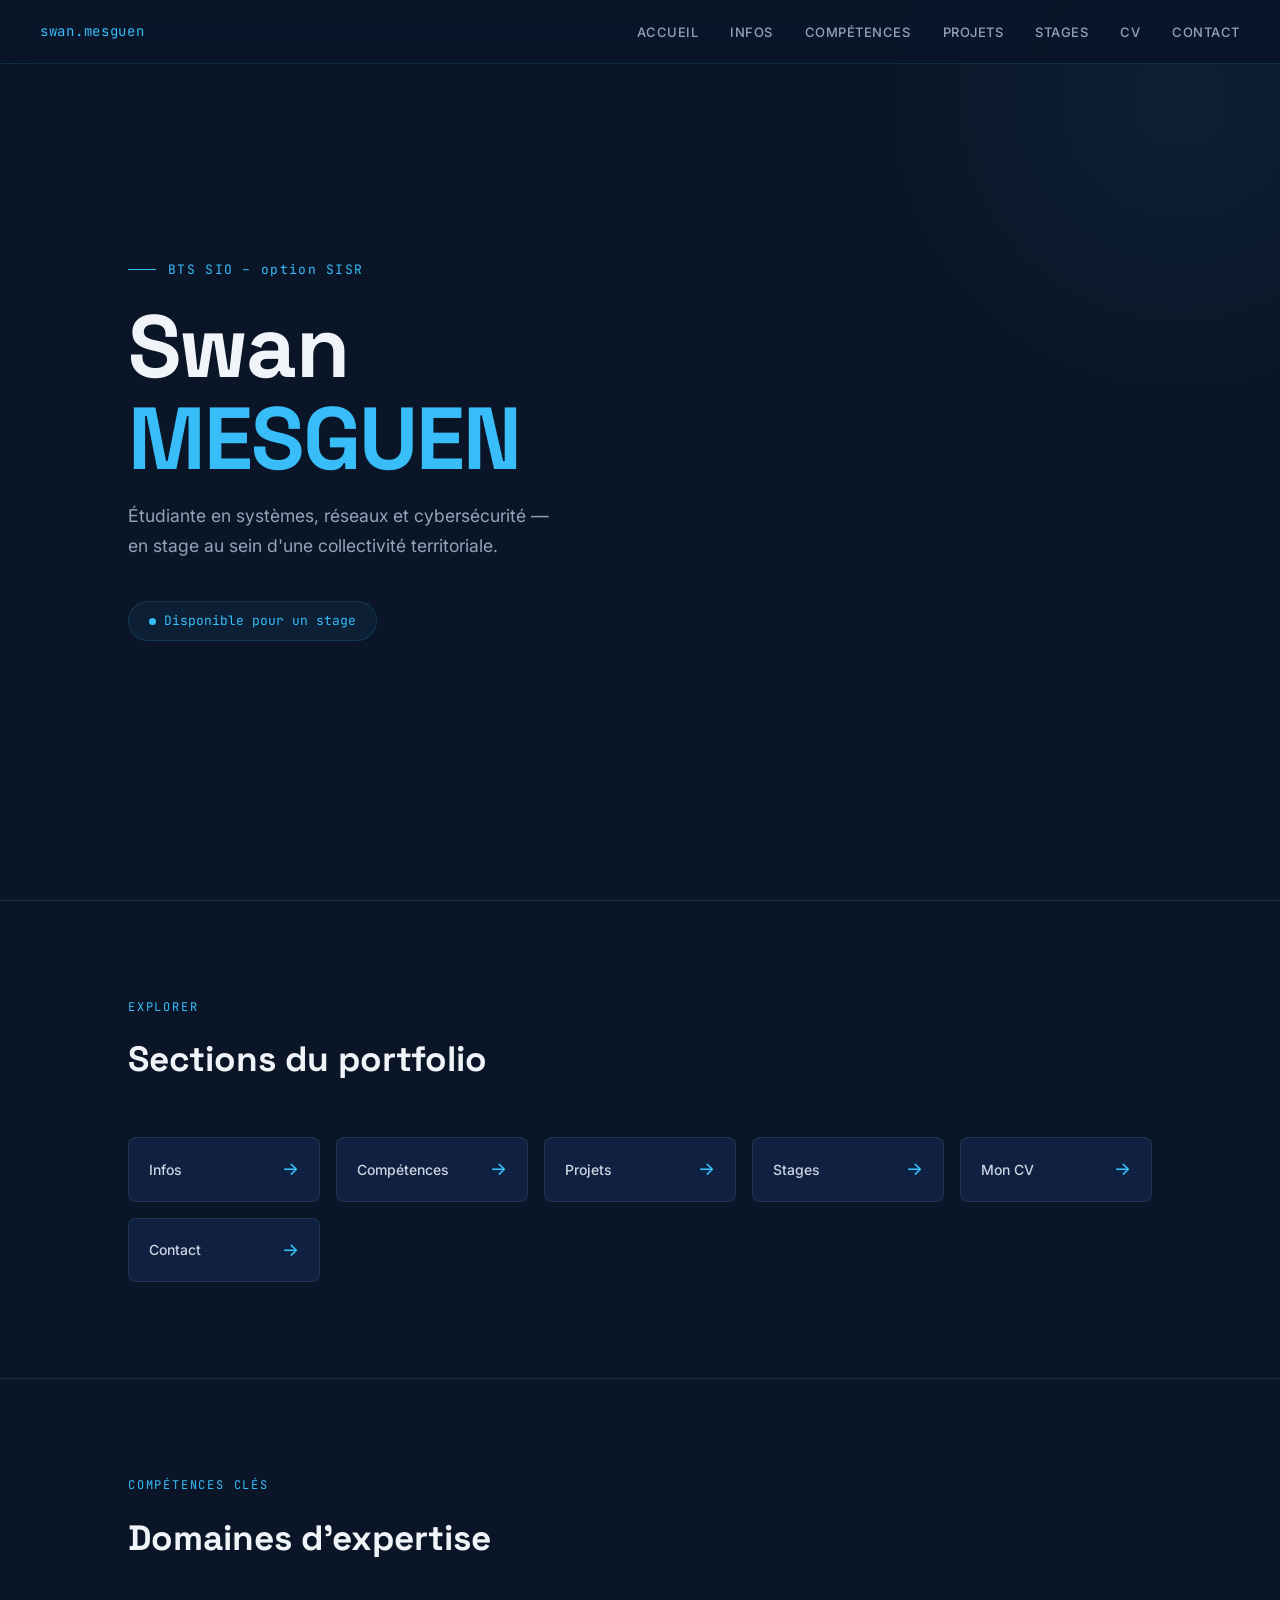
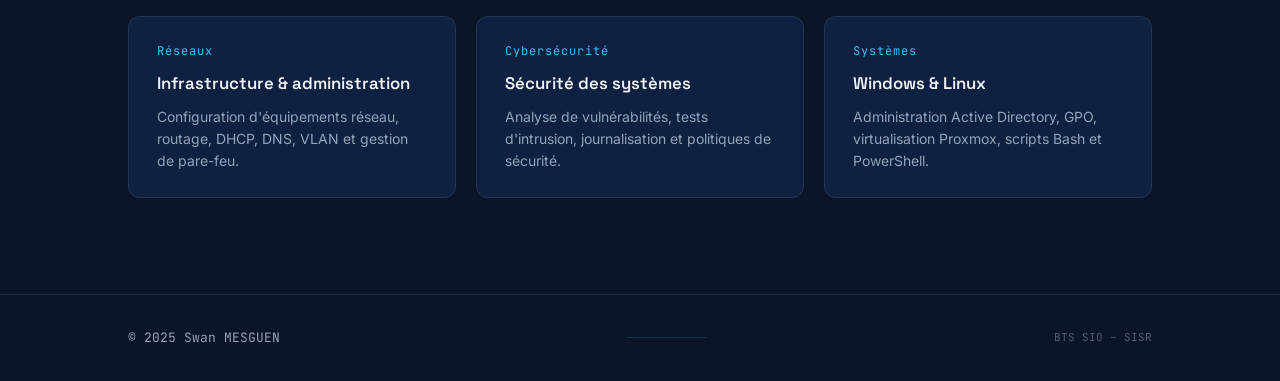
<file: index.html>
<!DOCTYPE html>
<html lang="fr">
<head>
  <meta charset="UTF-8">
  <meta name="viewport" content="width=device-width, initial-scale=1.0">
  <title>Portfolio – Swan MESGUEN</title>
  <link rel="preconnect" href="https://fonts.googleapis.com">
  <link rel="preconnect" href="https://fonts.gstatic.com" crossorigin>
  <link href="https://fonts.googleapis.com/css2?family=Inter:wght@300;400;500;600&family=Space+Grotesk:wght@400;500;700&family=JetBrains+Mono:wght@400;500&display=swap" rel="stylesheet">
  <style>
    *, *::before, *::after { box-sizing: border-box; margin: 0; padding: 0; }

    :root {
      --navy:        #0A1628;
      --navy-mid:    #0F2040;
      --navy-light:  #1A3050;
      --slate:       #94A3B8;
      --slate-light: #CBD5E1;
      --white:       #F0F4F8;
      --cyan:        #38BDF8;
      --cyan-dim:    #0EA5E9;
      --border:      rgba(56,189,248,0.15);
      --border-soft: rgba(148,163,184,0.15);
    }

    html { scroll-behavior: smooth; }

    body {
      font-family: 'Inter', sans-serif;
      background: var(--navy);
      color: var(--slate-light);
      font-size: 16px;
      line-height: 1.7;
    }

    /* ── NAV ── */
    .nav {
      position: fixed;
      top: 0; left: 0; right: 0;
      z-index: 100;
      background: rgba(10,22,40,0.85);
      backdrop-filter: blur(12px);
      border-bottom: 1px solid var(--border);
      padding: 0 2.5rem;
      display: flex;
      align-items: center;
      justify-content: space-between;
      height: 64px;
    }

    .nav__logo {
      font-family: 'JetBrains Mono', monospace;
      font-size: 14px;
      color: var(--cyan);
      letter-spacing: 0.05em;
    }

    .nav__list {
      list-style: none;
      display: flex;
      gap: 2rem;
    }

    .nav__list a {
      text-decoration: none;
      font-size: 13px;
      font-weight: 500;
      color: var(--slate);
      letter-spacing: 0.04em;
      text-transform: uppercase;
      position: relative;
      padding-bottom: 2px;
      transition: color 0.2s;
    }

    .nav__list a::after {
      content: '';
      position: absolute;
      bottom: 0; left: 0;
      width: 0; height: 1px;
      background: var(--cyan);
      transition: width 0.25s ease;
    }

    .nav__list a:hover { color: var(--white); }
    .nav__list a:hover::after { width: 100%; }

    /* ── HERO ── */
    .hero {
      min-height: 100vh;
      display: flex;
      align-items: center;
      padding: 0 10vw;
      position: relative;
      overflow: hidden;
    }

    .hero::before {
      content: '';
      position: absolute;
      top: -200px; right: -200px;
      width: 600px; height: 600px;
      background: radial-gradient(circle, rgba(56,189,248,0.06) 0%, transparent 70%);
      pointer-events: none;
    }

    .hero__tag {
      font-family: 'JetBrains Mono', monospace;
      font-size: 13px;
      color: var(--cyan);
      letter-spacing: 0.1em;
      margin-bottom: 1.25rem;
      display: flex;
      align-items: center;
      gap: 0.75rem;
    }

    .hero__tag::before {
      content: '';
      display: inline-block;
      width: 28px; height: 1px;
      background: var(--cyan);
    }

    .hero__name {
      font-family: 'Space Grotesk', sans-serif;
      font-size: clamp(3rem, 7vw, 5.5rem);
      font-weight: 700;
      color: var(--white);
      line-height: 1.05;
      letter-spacing: -0.02em;
      margin-bottom: 1rem;
    }

    .hero__name span {
      color: var(--cyan);
    }

    .hero__sub {
      font-size: 1.1rem;
      color: var(--slate);
      max-width: 440px;
      margin-bottom: 2.5rem;
    }

    .hero__badge {
      display: inline-flex;
      align-items: center;
      gap: 0.5rem;
      border: 1px solid var(--border);
      padding: 0.5rem 1.25rem;
      border-radius: 999px;
      font-size: 13px;
      font-family: 'JetBrains Mono', monospace;
      color: var(--cyan);
      background: rgba(56,189,248,0.06);
    }

    .hero__dot {
      width: 7px; height: 7px;
      border-radius: 50%;
      background: var(--cyan);
      animation: pulse 2s infinite;
    }

    @keyframes pulse {
      0%, 100% { opacity: 1; }
      50% { opacity: 0.3; }
    }

    /* ── SECTION BASE ── */
    .section {
      padding: 6rem 10vw;
      border-top: 1px solid var(--border-soft);
    }

    .section__eyebrow {
      font-family: 'JetBrains Mono', monospace;
      font-size: 12px;
      letter-spacing: 0.15em;
      text-transform: uppercase;
      color: var(--cyan);
      margin-bottom: 0.75rem;
    }

    .section__title {
      font-family: 'Space Grotesk', sans-serif;
      font-size: clamp(1.6rem, 3vw, 2.2rem);
      font-weight: 700;
      color: var(--white);
      margin-bottom: 3rem;
    }

    /* ── CARDS GRID ── */
    .cards {
      display: grid;
      grid-template-columns: repeat(auto-fit, minmax(260px, 1fr));
      gap: 1.25rem;
    }

    .card {
      background: var(--navy-mid);
      border: 1px solid var(--border-soft);
      border-radius: 12px;
      padding: 1.5rem 1.75rem;
      transition: border-color 0.2s, transform 0.2s;
    }

    .card:hover {
      border-color: var(--border);
      transform: translateY(-3px);
    }

    .card__label {
      font-size: 12px;
      font-family: 'JetBrains Mono', monospace;
      color: var(--cyan);
      letter-spacing: 0.08em;
      margin-bottom: 0.5rem;
    }

    .card__title {
      font-family: 'Space Grotesk', sans-serif;
      font-size: 1.05rem;
      font-weight: 600;
      color: var(--white);
      margin-bottom: 0.5rem;
    }

    .card__text {
      font-size: 14px;
      color: var(--slate);
      line-height: 1.6;
    }

    /* ── NAV LINKS ── */
    .nav-links {
      display: grid;
      grid-template-columns: repeat(auto-fit, minmax(180px, 1fr));
      gap: 1rem;
    }

    .nav-link {
      display: flex;
      align-items: center;
      justify-content: space-between;
      padding: 1rem 1.25rem;
      border: 1px solid var(--border-soft);
      border-radius: 8px;
      text-decoration: none;
      color: var(--slate-light);
      background: var(--navy-mid);
      font-size: 14px;
      font-weight: 500;
      transition: border-color 0.2s, color 0.2s, background 0.2s;
    }

    .nav-link:hover {
      border-color: var(--cyan);
      color: var(--white);
      background: var(--navy-light);
    }

    .nav-link__arrow {
      font-size: 18px;
      color: var(--cyan);
      transition: transform 0.2s;
    }

    .nav-link:hover .nav-link__arrow { transform: translateX(4px); }

    /* ── FOOTER ── */
    .footer {
      border-top: 1px solid var(--border-soft);
      padding: 2rem 10vw;
      display: flex;
      align-items: center;
      justify-content: space-between;
    }

    .footer__copy {
      font-size: 13px;
      font-family: 'JetBrains Mono', monospace;
      color: var(--slate);
    }

    .footer__line {
      height: 1px;
      width: 80px;
      background: var(--border);
    }

    @media (max-width: 640px) {
      .nav { padding: 0 1.25rem; }
      .nav__list { gap: 1rem; }
      .hero, .section { padding-left: 1.5rem; padding-right: 1.5rem; }
      .footer { flex-direction: column; gap: 1rem; text-align: center; }
    }
  </style>
</head>
<body>

  <!-- Navigation fixe -->
  <header class="nav">
    <div class="nav__logo">swan.mesguen</div>
    <nav>
      <ul class="nav__list">
        <li><a href="accueil.html">Accueil</a></li>
        <li><a href="infos.html">Infos</a></li>
        <li><a href="competences.html">Compétences</a></li>
        <li><a href="projets.html">Projets</a></li>
        <li><a href="index.stage.html">Stages</a></li>
        <li><a href="cv-swan.html">CV</a></li>
        <li><a href="contact.html">Contact</a></li>
      </ul>
    </nav>
  </header>

  <!-- Hero -->
  <section class="hero">
    <div>
      <p class="hero__tag">BTS SIO – option SISR</p>
      <h1 class="hero__name">Swan<br><span>MESGUEN</span></h1>
      <p class="hero__sub">Étudiante en systèmes, réseaux et cybersécurité — en stage au sein d'une collectivité territoriale.</p>
      <div class="hero__badge">
        <span class="hero__dot"></span>
        Disponible pour un stage
      </div>
    </div>
  </section>

  <!-- Navigation principale -->
  <section class="section">
    <p class="section__eyebrow">Explorer</p>
    <h2 class="section__title">Sections du portfolio</h2>
    <nav class="nav-links">
      <a href="infos.html" class="nav-link">Infos <span class="nav-link__arrow">→</span></a>
      <a href="competences.html" class="nav-link">Compétences <span class="nav-link__arrow">→</span></a>
      <a href="projets.html" class="nav-link">Projets <span class="nav-link__arrow">→</span></a>
      <a href="index.stage.html" class="nav-link">Stages <span class="nav-link__arrow">→</span></a>
      <a href="cv-swan.html" class="nav-link">Mon CV <span class="nav-link__arrow">→</span></a>
      <a href="contact.html" class="nav-link">Contact <span class="nav-link__arrow">→</span></a>
    </nav>
  </section>

  <!-- Points forts -->
  <section class="section">
    <p class="section__eyebrow">Compétences clés</p>
    <h2 class="section__title">Domaines d'expertise</h2>
    <div class="cards">
      <div class="card">
        <p class="card__label">Réseaux</p>
        <h3 class="card__title">Infrastructure & administration</h3>
        <p class="card__text">Configuration d'équipements réseau, routage, DHCP, DNS, VLAN et gestion de pare-feu.</p>
      </div>
      <div class="card">
        <p class="card__label">Cybersécurité</p>
        <h3 class="card__title">Sécurité des systèmes</h3>
        <p class="card__text">Analyse de vulnérabilités, tests d'intrusion, journalisation et politiques de sécurité.</p>
      </div>
      <div class="card">
        <p class="card__label">Systèmes</p>
        <h3 class="card__title">Windows & Linux</h3>
        <p class="card__text">Administration Active Directory, GPO, virtualisation Proxmox, scripts Bash et PowerShell.</p>
      </div>
    </div>
  </section>

  <!-- Footer -->
  <footer class="footer">
    <span class="footer__copy">© 2025 Swan MESGUEN</span>
    <div class="footer__line"></div>
    <span class="footer__copy" style="font-size:11px; opacity:.5;">BTS SIO – SISR</span>
  </footer>

</body>
</html>
</file>
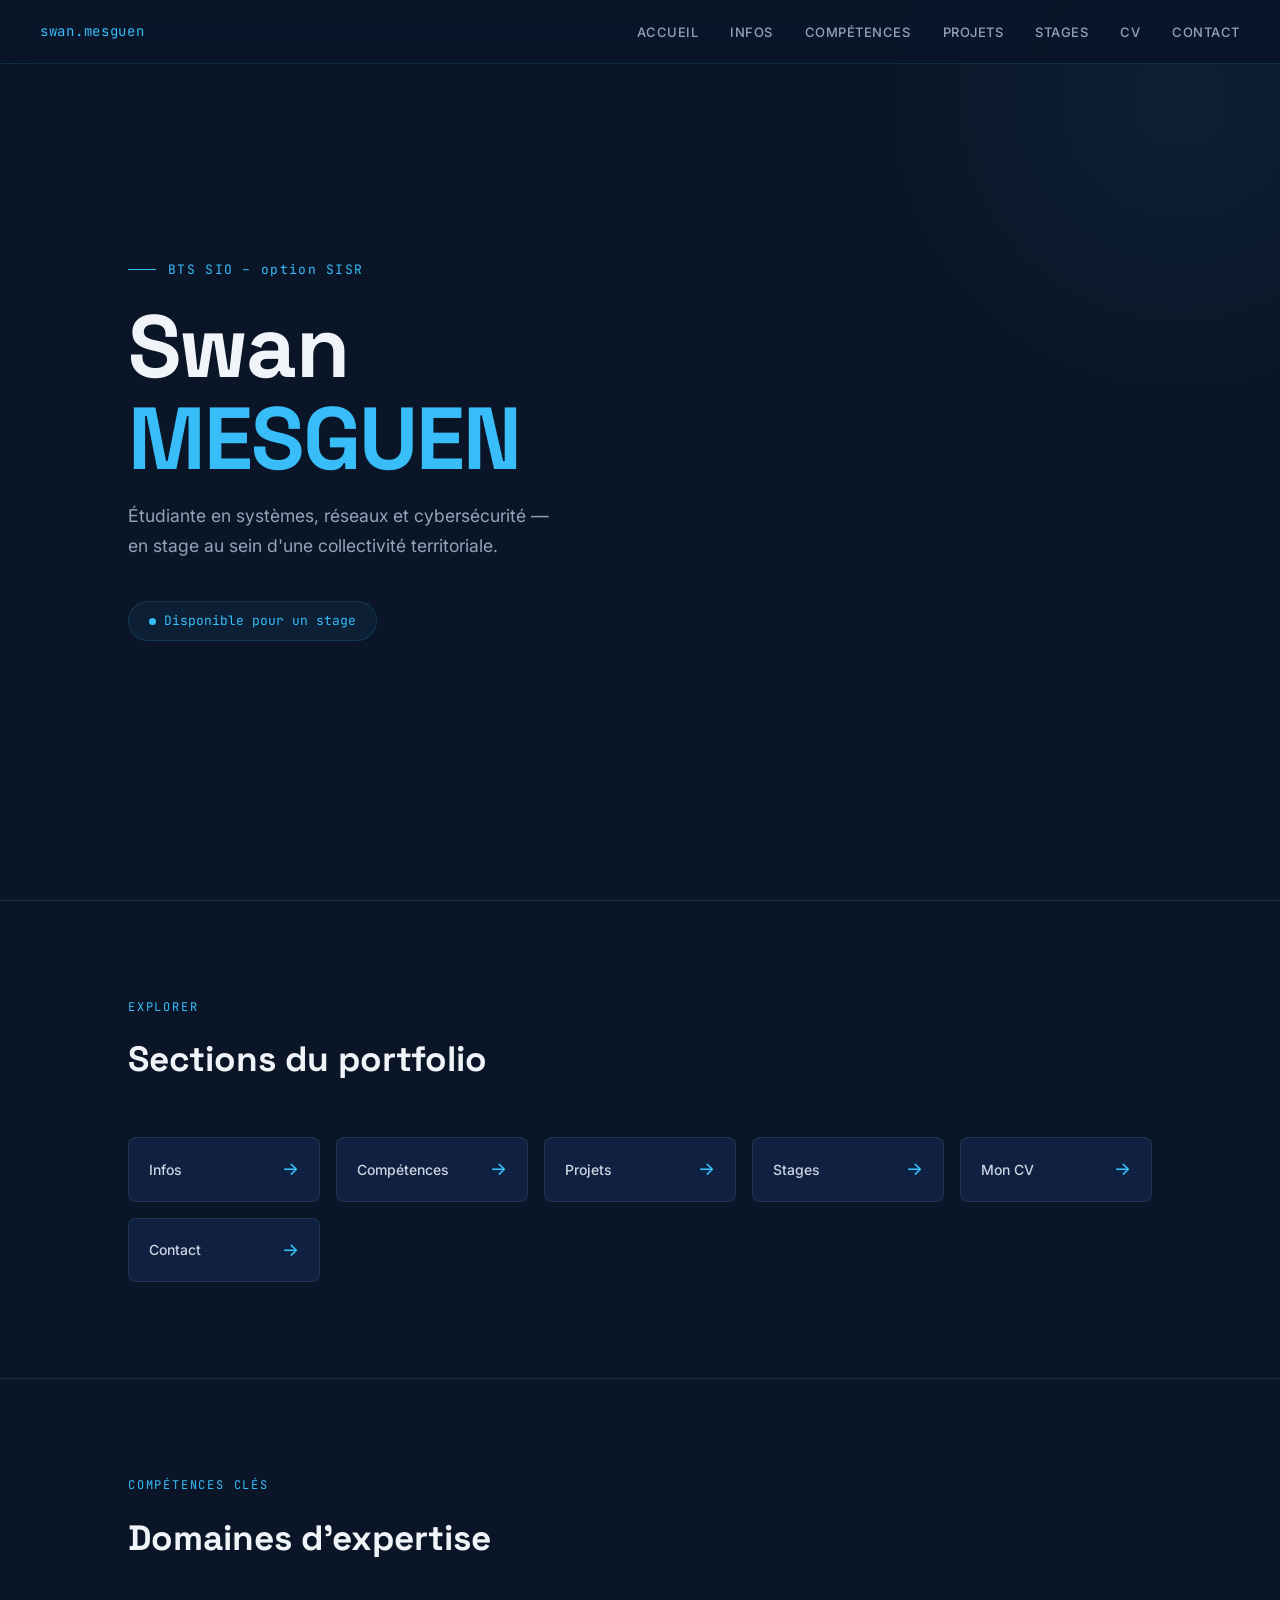
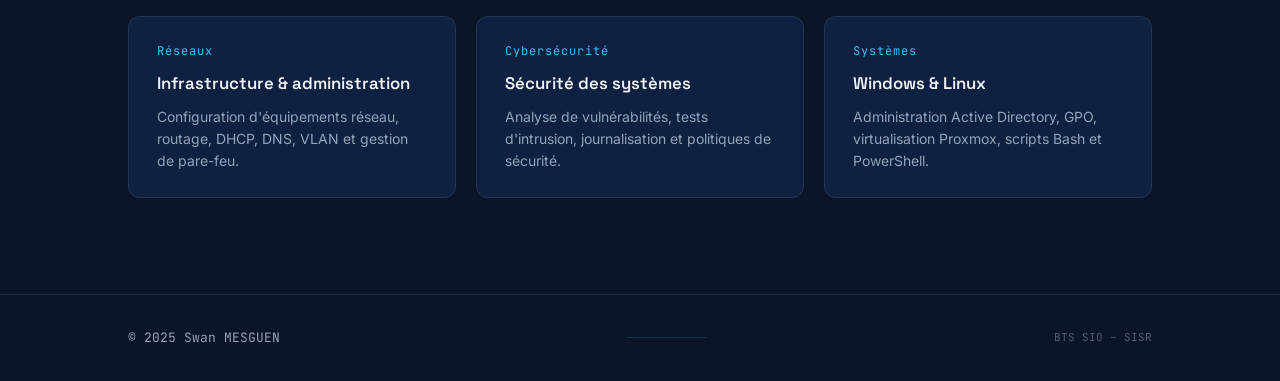
<file: accueil.html>
<!DOCTYPE html>
<html lang="fr">
<head>
  <meta charset="UTF-8">
  <meta name="viewport" content="width=device-width, initial-scale=1.0">
  <title>Portfolio – Swan MESGUEN</title>
  <link rel="preconnect" href="https://fonts.googleapis.com">
  <link rel="preconnect" href="https://fonts.gstatic.com" crossorigin>
  <link href="https://fonts.googleapis.com/css2?family=Inter:wght@300;400;500;600&family=Space+Grotesk:wght@400;500;700&family=JetBrains+Mono:wght@400;500&display=swap" rel="stylesheet">
  <style>
    *, *::before, *::after { box-sizing: border-box; margin: 0; padding: 0; }

    :root {
      --navy:        #0A1628;
      --navy-mid:    #0F2040;
      --navy-light:  #1A3050;
      --slate:       #94A3B8;
      --slate-light: #CBD5E1;
      --white:       #F0F4F8;
      --cyan:        #38BDF8;
      --cyan-dim:    #0EA5E9;
      --border:      rgba(56,189,248,0.15);
      --border-soft: rgba(148,163,184,0.15);
    }

    html { scroll-behavior: smooth; }

    body {
      font-family: 'Inter', sans-serif;
      background: var(--navy);
      color: var(--slate-light);
      font-size: 16px;
      line-height: 1.7;
    }

    /* ── NAV ── */
    .nav {
      position: fixed;
      top: 0; left: 0; right: 0;
      z-index: 100;
      background: rgba(10,22,40,0.85);
      backdrop-filter: blur(12px);
      border-bottom: 1px solid var(--border);
      padding: 0 2.5rem;
      display: flex;
      align-items: center;
      justify-content: space-between;
      height: 64px;
    }

    .nav__logo {
      font-family: 'JetBrains Mono', monospace;
      font-size: 14px;
      color: var(--cyan);
      letter-spacing: 0.05em;
    }

    .nav__list {
      list-style: none;
      display: flex;
      gap: 2rem;
    }

    .nav__list a {
      text-decoration: none;
      font-size: 13px;
      font-weight: 500;
      color: var(--slate);
      letter-spacing: 0.04em;
      text-transform: uppercase;
      position: relative;
      padding-bottom: 2px;
      transition: color 0.2s;
    }

    .nav__list a::after {
      content: '';
      position: absolute;
      bottom: 0; left: 0;
      width: 0; height: 1px;
      background: var(--cyan);
      transition: width 0.25s ease;
    }

    .nav__list a:hover { color: var(--white); }
    .nav__list a:hover::after { width: 100%; }

    /* ── HERO ── */
    .hero {
      min-height: 100vh;
      display: flex;
      align-items: center;
      padding: 0 10vw;
      position: relative;
      overflow: hidden;
    }

    .hero::before {
      content: '';
      position: absolute;
      top: -200px; right: -200px;
      width: 600px; height: 600px;
      background: radial-gradient(circle, rgba(56,189,248,0.06) 0%, transparent 70%);
      pointer-events: none;
    }

    .hero__tag {
      font-family: 'JetBrains Mono', monospace;
      font-size: 13px;
      color: var(--cyan);
      letter-spacing: 0.1em;
      margin-bottom: 1.25rem;
      display: flex;
      align-items: center;
      gap: 0.75rem;
    }

    .hero__tag::before {
      content: '';
      display: inline-block;
      width: 28px; height: 1px;
      background: var(--cyan);
    }

    .hero__name {
      font-family: 'Space Grotesk', sans-serif;
      font-size: clamp(3rem, 7vw, 5.5rem);
      font-weight: 700;
      color: var(--white);
      line-height: 1.05;
      letter-spacing: -0.02em;
      margin-bottom: 1rem;
    }

    .hero__name span {
      color: var(--cyan);
    }

    .hero__sub {
      font-size: 1.1rem;
      color: var(--slate);
      max-width: 440px;
      margin-bottom: 2.5rem;
    }

    .hero__badge {
      display: inline-flex;
      align-items: center;
      gap: 0.5rem;
      border: 1px solid var(--border);
      padding: 0.5rem 1.25rem;
      border-radius: 999px;
      font-size: 13px;
      font-family: 'JetBrains Mono', monospace;
      color: var(--cyan);
      background: rgba(56,189,248,0.06);
    }

    .hero__dot {
      width: 7px; height: 7px;
      border-radius: 50%;
      background: var(--cyan);
      animation: pulse 2s infinite;
    }

    @keyframes pulse {
      0%, 100% { opacity: 1; }
      50% { opacity: 0.3; }
    }

    /* ── SECTION BASE ── */
    .section {
      padding: 6rem 10vw;
      border-top: 1px solid var(--border-soft);
    }

    .section__eyebrow {
      font-family: 'JetBrains Mono', monospace;
      font-size: 12px;
      letter-spacing: 0.15em;
      text-transform: uppercase;
      color: var(--cyan);
      margin-bottom: 0.75rem;
    }

    .section__title {
      font-family: 'Space Grotesk', sans-serif;
      font-size: clamp(1.6rem, 3vw, 2.2rem);
      font-weight: 700;
      color: var(--white);
      margin-bottom: 3rem;
    }

    /* ── CARDS GRID ── */
    .cards {
      display: grid;
      grid-template-columns: repeat(auto-fit, minmax(260px, 1fr));
      gap: 1.25rem;
    }

    .card {
      background: var(--navy-mid);
      border: 1px solid var(--border-soft);
      border-radius: 12px;
      padding: 1.5rem 1.75rem;
      transition: border-color 0.2s, transform 0.2s;
    }

    .card:hover {
      border-color: var(--border);
      transform: translateY(-3px);
    }

    .card__label {
      font-size: 12px;
      font-family: 'JetBrains Mono', monospace;
      color: var(--cyan);
      letter-spacing: 0.08em;
      margin-bottom: 0.5rem;
    }

    .card__title {
      font-family: 'Space Grotesk', sans-serif;
      font-size: 1.05rem;
      font-weight: 600;
      color: var(--white);
      margin-bottom: 0.5rem;
    }

    .card__text {
      font-size: 14px;
      color: var(--slate);
      line-height: 1.6;
    }

    /* ── NAV LINKS ── */
    .nav-links {
      display: grid;
      grid-template-columns: repeat(auto-fit, minmax(180px, 1fr));
      gap: 1rem;
    }

    .nav-link {
      display: flex;
      align-items: center;
      justify-content: space-between;
      padding: 1rem 1.25rem;
      border: 1px solid var(--border-soft);
      border-radius: 8px;
      text-decoration: none;
      color: var(--slate-light);
      background: var(--navy-mid);
      font-size: 14px;
      font-weight: 500;
      transition: border-color 0.2s, color 0.2s, background 0.2s;
    }

    .nav-link:hover {
      border-color: var(--cyan);
      color: var(--white);
      background: var(--navy-light);
    }

    .nav-link__arrow {
      font-size: 18px;
      color: var(--cyan);
      transition: transform 0.2s;
    }

    .nav-link:hover .nav-link__arrow { transform: translateX(4px); }

    /* ── FOOTER ── */
    .footer {
      border-top: 1px solid var(--border-soft);
      padding: 2rem 10vw;
      display: flex;
      align-items: center;
      justify-content: space-between;
    }

    .footer__copy {
      font-size: 13px;
      font-family: 'JetBrains Mono', monospace;
      color: var(--slate);
    }

    .footer__line {
      height: 1px;
      width: 80px;
      background: var(--border);
    }

    @media (max-width: 640px) {
      .nav { padding: 0 1.25rem; }
      .nav__list { gap: 1rem; }
      .hero, .section { padding-left: 1.5rem; padding-right: 1.5rem; }
      .footer { flex-direction: column; gap: 1rem; text-align: center; }
    }
  </style>
</head>
<body>

  <!-- Navigation fixe -->
  <header class="nav">
    <div class="nav__logo">swan.mesguen</div>
    <nav>
      <ul class="nav__list">
        <li><a href="accueil.html">Accueil</a></li>
        <li><a href="infos.html">Infos</a></li>
        <li><a href="competences.html">Compétences</a></li>
        <li><a href="index.projets.html">Projets</a></li>
        <li><a href="index.stage.html">Stages</a></li>
        <li><a href="cv-swan.html">CV</a></li>
        <li><a href="contact.html">Contact</a></li>
      </ul>
    </nav>
  </header>

  <!-- Hero -->
  <section class="hero">
    <div>
      <p class="hero__tag">BTS SIO – option SISR</p>
      <h1 class="hero__name">Swan<br><span>MESGUEN</span></h1>
      <p class="hero__sub">Étudiante en systèmes, réseaux et cybersécurité — en stage au sein d'une collectivité territoriale.</p>
      <div class="hero__badge">
        <span class="hero__dot"></span>
        Disponible pour un stage
      </div>
    </div>
  </section>

  <!-- Navigation principale -->
  <section class="section">
    <p class="section__eyebrow">Explorer</p>
    <h2 class="section__title">Sections du portfolio</h2>
    <nav class="nav-links">
      <a href="infos.html" class="nav-link">Infos <span class="nav-link__arrow">→</span></a>
      <a href="competences.html" class="nav-link">Compétences <span class="nav-link__arrow">→</span></a>
      <a href="projets.html" class="nav-link">Projets <span class="nav-link__arrow">→</span></a>
      <a href="index.stage.html" class="nav-link">Stages <span class="nav-link__arrow">→</span></a>
      <a href="cv-swan.html" class="nav-link">Mon CV <span class="nav-link__arrow">→</span></a>
      <a href="contact.html" class="nav-link">Contact <span class="nav-link__arrow">→</span></a>
    </nav>
  </section>

  <!-- Points forts -->
  <section class="section">
    <p class="section__eyebrow">Compétences clés</p>
    <h2 class="section__title">Domaines d'expertise</h2>
    <div class="cards">
      <div class="card">
        <p class="card__label">Réseaux</p>
        <h3 class="card__title">Infrastructure & administration</h3>
        <p class="card__text">Configuration d'équipements réseau, routage, DHCP, DNS, VLAN et gestion de pare-feu.</p>
      </div>
      <div class="card">
        <p class="card__label">Cybersécurité</p>
        <h3 class="card__title">Sécurité des systèmes</h3>
        <p class="card__text">Analyse de vulnérabilités, tests d'intrusion, journalisation et politiques de sécurité.</p>
      </div>
      <div class="card">
        <p class="card__label">Systèmes</p>
        <h3 class="card__title">Windows & Linux</h3>
        <p class="card__text">Administration Active Directory, GPO, virtualisation Proxmox, scripts Bash et PowerShell.</p>
      </div>
    </div>
  </section>

  <!-- Footer -->
  <footer class="footer">
    <span class="footer__copy">© 2025 Swan MESGUEN</span>
    <div class="footer__line"></div>
    <span class="footer__copy" style="font-size:11px; opacity:.5;">BTS SIO – SISR</span>
  </footer>

</body>
</html>
</file>
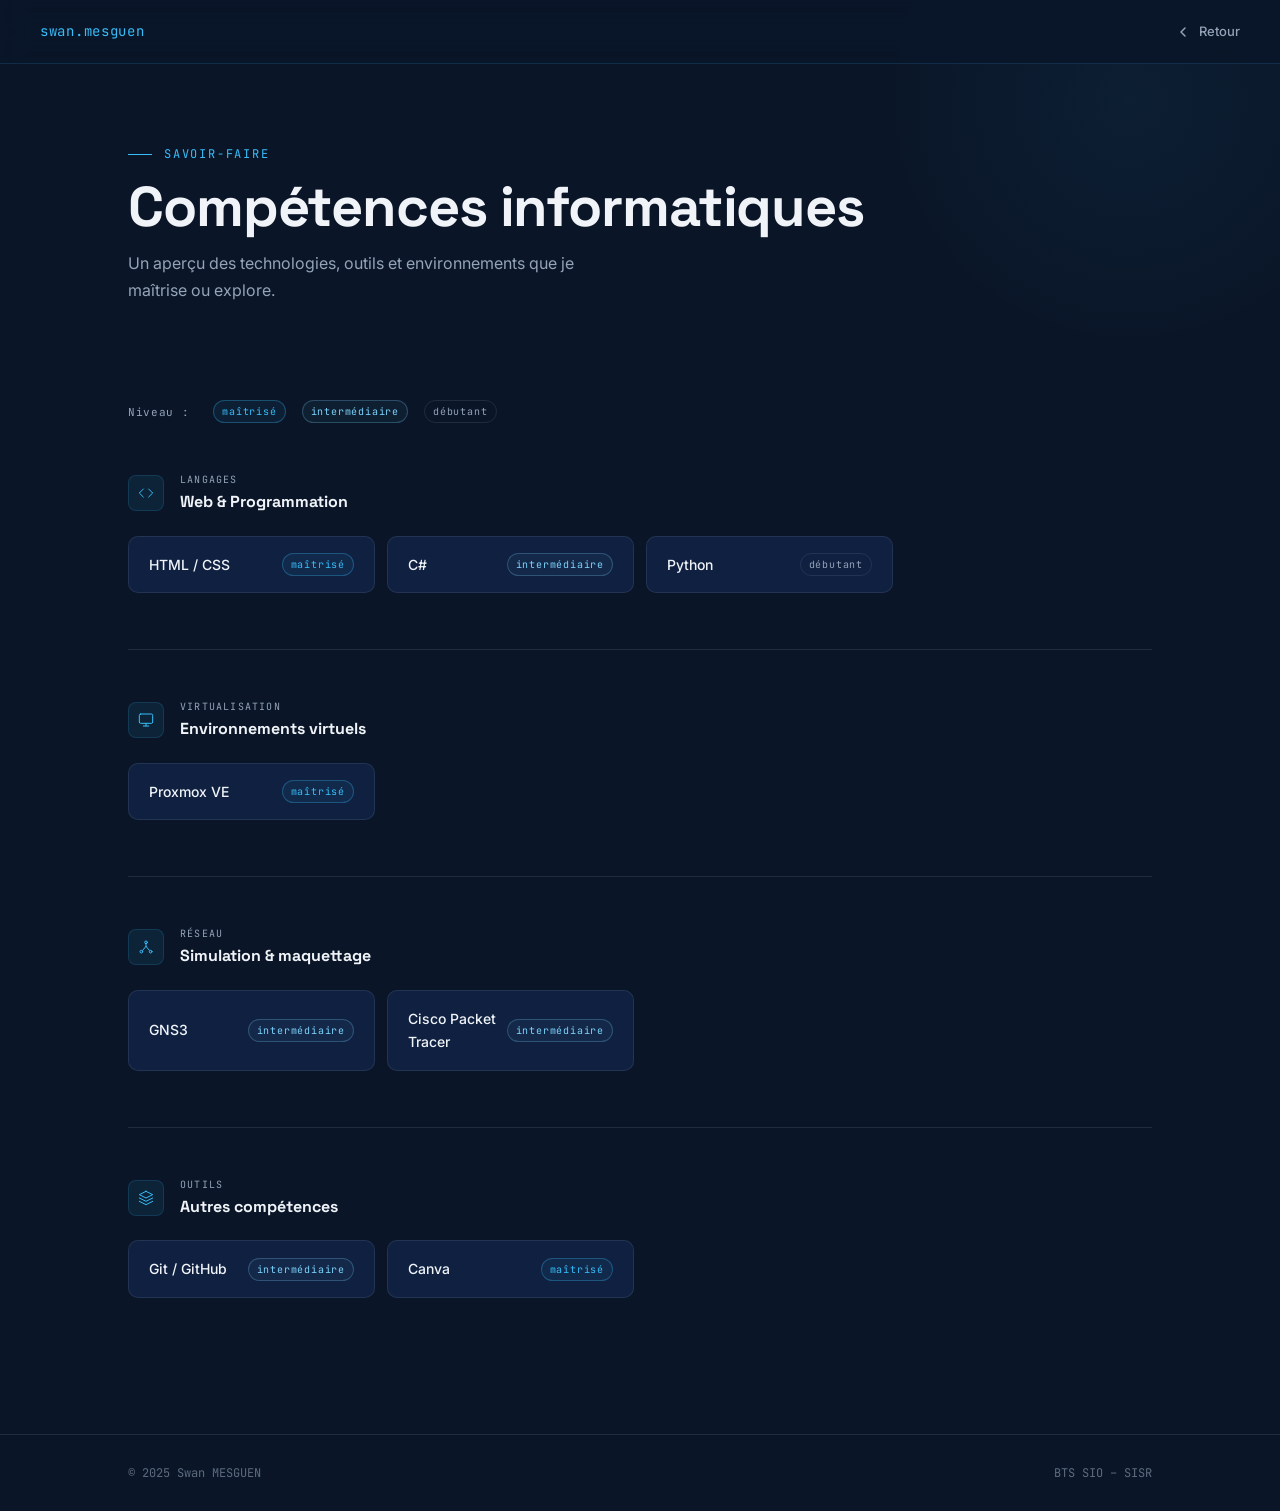
<file: competences.html>
<!DOCTYPE html>
<html lang="fr">
<head>
  <meta charset="UTF-8">
  <meta name="viewport" content="width=device-width, initial-scale=1.0">
  <title>Compétences – Swan MESGUEN</title>
  <link rel="preconnect" href="https://fonts.googleapis.com">
  <link rel="preconnect" href="https://fonts.gstatic.com" crossorigin>
  <link href="https://fonts.googleapis.com/css2?family=Inter:wght@300;400;500;600&family=Space+Grotesk:wght@400;500;700&family=JetBrains+Mono:wght@400;500&display=swap" rel="stylesheet">
  <style>
    *, *::before, *::after { box-sizing: border-box; margin: 0; padding: 0; }

    :root {
      --navy:        #0A1628;
      --navy-mid:    #0F2040;
      --navy-light:  #1A3050;
      --slate:       #94A3B8;
      --slate-light: #CBD5E1;
      --white:       #F0F4F8;
      --cyan:        #38BDF8;
      --border:      rgba(56,189,248,0.15);
      --border-soft: rgba(148,163,184,0.15);
    }

    html { scroll-behavior: smooth; }

    body {
      font-family: 'Inter', sans-serif;
      background: var(--navy);
      color: var(--slate-light);
      font-size: 16px;
      line-height: 1.7;
      min-height: 100vh;
      display: flex;
      flex-direction: column;
    }

    /* ── NAV ── */
    .nav {
      position: fixed;
      top: 0; left: 0; right: 0;
      z-index: 100;
      background: rgba(10,22,40,0.85);
      backdrop-filter: blur(12px);
      border-bottom: 1px solid var(--border);
      padding: 0 2.5rem;
      display: flex;
      align-items: center;
      justify-content: space-between;
      height: 64px;
    }

    .nav__logo {
      font-family: 'JetBrains Mono', monospace;
      font-size: 14px;
      color: var(--cyan);
      letter-spacing: 0.05em;
      text-decoration: none;
    }

    .nav__back {
      display: flex;
      align-items: center;
      gap: 0.5rem;
      font-size: 13px;
      font-weight: 500;
      color: var(--slate);
      text-decoration: none;
      transition: color 0.2s;
    }
    .nav__back:hover { color: var(--cyan); }
    .nav__back:hover svg { transform: translateX(-3px); }
    .nav__back svg { transition: transform 0.2s; }

    /* ── PAGE HEADER ── */
    .page-header {
      padding: 9rem 10vw 4rem;
      position: relative;
      overflow: hidden;
    }

    .page-header::before {
      content: '';
      position: absolute;
      top: -150px; right: -100px;
      width: 500px; height: 500px;
      background: radial-gradient(circle, rgba(56,189,248,0.05) 0%, transparent 70%);
      pointer-events: none;
    }

    .page-header__eyebrow {
      font-family: 'JetBrains Mono', monospace;
      font-size: 12px;
      letter-spacing: 0.15em;
      text-transform: uppercase;
      color: var(--cyan);
      margin-bottom: 0.75rem;
      display: flex;
      align-items: center;
      gap: 0.75rem;
    }

    .page-header__eyebrow::before {
      content: '';
      display: inline-block;
      width: 24px; height: 1px;
      background: var(--cyan);
    }

    .page-header__title {
      font-family: 'Space Grotesk', sans-serif;
      font-size: clamp(2rem, 5vw, 3.5rem);
      font-weight: 700;
      color: var(--white);
      line-height: 1.1;
      letter-spacing: -0.02em;
      margin-bottom: 0.75rem;
    }

    .page-header__sub {
      font-size: 1rem;
      color: var(--slate);
      max-width: 480px;
    }

    /* ── MAIN ── */
    main {
      flex: 1;
      padding: 2rem 10vw 5rem;
    }

    /* ── CATEGORY SECTION ── */
    .cat-section {
      margin-bottom: 3.5rem;
    }

    .cat-header {
      display: flex;
      align-items: center;
      gap: 1rem;
      margin-bottom: 1.25rem;
    }

    .cat-icon {
      width: 36px; height: 36px;
      border-radius: 8px;
      background: rgba(56,189,248,0.08);
      border: 1px solid var(--border);
      display: flex;
      align-items: center;
      justify-content: center;
      flex-shrink: 0;
    }

    .cat-icon svg {
      width: 16px; height: 16px;
      stroke: var(--cyan);
      fill: none;
      stroke-width: 1.5;
      stroke-linecap: round;
      stroke-linejoin: round;
    }

    .cat-title {
      font-family: 'Space Grotesk', sans-serif;
      font-size: 1rem;
      font-weight: 700;
      color: var(--white);
    }

    .cat-eyebrow {
      font-family: 'JetBrains Mono', monospace;
      font-size: 10px;
      letter-spacing: 0.12em;
      text-transform: uppercase;
      color: var(--slate);
    }

    /* ── SKILL ITEMS ── */
    .skills-grid {
      display: grid;
      grid-template-columns: repeat(auto-fill, minmax(220px, 1fr));
      gap: 0.75rem;
    }

    .skill-item {
      background: var(--navy-mid);
      border: 1px solid var(--border-soft);
      border-radius: 10px;
      padding: 1rem 1.25rem;
      display: flex;
      align-items: center;
      justify-content: space-between;
      transition: border-color 0.2s, transform 0.2s;
    }

    .skill-item:hover {
      border-color: var(--border);
      transform: translateY(-2px);
    }

    .skill-item__name {
      font-size: 14px;
      font-weight: 500;
      color: var(--white);
    }

    .skill-item__badge {
      font-family: 'JetBrains Mono', monospace;
      font-size: 10px;
      letter-spacing: 0.08em;
      padding: 2px 8px;
      border-radius: 999px;
      border: 1px solid;
    }

    .badge--pro {
      color: var(--cyan);
      border-color: rgba(56,189,248,0.3);
      background: rgba(56,189,248,0.06);
    }

    .badge--mid {
      color: #7DD3FC;
      border-color: rgba(125,211,252,0.25);
      background: rgba(125,211,252,0.05);
    }

    .badge--jr {
      color: var(--slate);
      border-color: var(--border-soft);
      background: transparent;
    }

    /* ── DIVIDER ── */
    .divider {
      height: 1px;
      background: var(--border-soft);
      margin: 3rem 0;
    }

    /* ── LEGEND ── */
    .legend {
      display: flex;
      align-items: center;
      gap: 1.5rem;
      margin-bottom: 3rem;
      flex-wrap: wrap;
    }

    .legend__label {
      font-family: 'JetBrains Mono', monospace;
      font-size: 11px;
      color: var(--slate);
      letter-spacing: 0.06em;
    }

    .legend__items {
      display: flex;
      gap: 1rem;
      flex-wrap: wrap;
    }

    .legend__item {
      display: flex;
      align-items: center;
      gap: 0.4rem;
      font-size: 12px;
      font-family: 'JetBrains Mono', monospace;
      color: var(--slate);
    }

    /* ── FOOTER ── */
    .footer {
      border-top: 1px solid var(--border-soft);
      padding: 1.75rem 10vw;
      display: flex;
      align-items: center;
      justify-content: space-between;
    }

    .footer__copy {
      font-family: 'JetBrains Mono', monospace;
      font-size: 12px;
      color: var(--slate);
      opacity: 0.6;
    }

    @media (max-width: 640px) {
      .nav { padding: 0 1.25rem; }
      .page-header, main { padding-left: 1.5rem; padding-right: 1.5rem; }
      .footer { flex-direction: column; gap: 0.5rem; }
      .skills-grid { grid-template-columns: 1fr; }
    }
  </style>
</head>
<body>

  <!-- Navigation -->
  <header class="nav">
    <a href="index.html" class="nav__logo">swan.mesguen</a>
    <a href="index.html" class="nav__back">
      <svg width="16" height="16" viewBox="0 0 16 16" fill="none">
        <path d="M10 12L6 8L10 4" stroke="currentColor" stroke-width="1.5" stroke-linecap="round" stroke-linejoin="round"/>
      </svg>
      Retour
    </a>
  </header>

  <!-- En-tête de page -->
  <div class="page-header">
    <p class="page-header__eyebrow">Savoir-faire</p>
    <h1 class="page-header__title">Compétences informatiques</h1>
    <p class="page-header__sub">Un aperçu des technologies, outils et environnements que je maîtrise ou explore.</p>
  </div>

  <main>

    <!-- Légende -->
    <div class="legend">
      <span class="legend__label">Niveau :</span>
      <div class="legend__items">
        <span class="legend__item">
          <span class="skill-item__badge badge--pro" style="font-size:10px; padding:2px 8px; border-radius:999px; border:1px solid rgba(56,189,248,0.3); background:rgba(56,189,248,0.06); color:var(--cyan);">maîtrisé</span>
        </span>
        <span class="legend__item">
          <span class="skill-item__badge badge--mid" style="font-size:10px; padding:2px 8px; border-radius:999px; border:1px solid rgba(125,211,252,0.25); background:rgba(125,211,252,0.05); color:#7DD3FC;">intermédiaire</span>
        </span>
        <span class="legend__item">
          <span class="skill-item__badge badge--jr" style="font-size:10px; padding:2px 8px; border-radius:999px; border:1px solid var(--border-soft); color:var(--slate);">débutant</span>
        </span>
      </div>
    </div>

    <!-- Langages & Web -->
    <div class="cat-section">
      <div class="cat-header">
        <div class="cat-icon">
          <svg viewBox="0 0 24 24"><polyline points="16 18 22 12 16 6"/><polyline points="8 6 2 12 8 18"/></svg>
        </div>
        <div>
          <p class="cat-eyebrow">Langages</p>
          <h2 class="cat-title">Web & Programmation</h2>
        </div>
      </div>
      <div class="skills-grid">
        <div class="skill-item">
          <span class="skill-item__name">HTML / CSS</span>
          <span class="skill-item__badge badge--pro">maîtrisé</span>
        </div>
        <div class="skill-item">
          <span class="skill-item__name">C#</span>
          <span class="skill-item__badge badge--mid">intermédiaire</span>
        </div>
        <div class="skill-item">
          <span class="skill-item__name">Python</span>
          <span class="skill-item__badge badge--jr">débutant</span>
        </div>
      </div>
    </div>

    <div class="divider"></div>

    <!-- Virtualisation -->
    <div class="cat-section">
      <div class="cat-header">
        <div class="cat-icon">
          <svg viewBox="0 0 24 24"><rect x="2" y="3" width="20" height="14" rx="2"/><path d="M8 21h8M12 17v4"/></svg>
        </div>
        <div>
          <p class="cat-eyebrow">Virtualisation</p>
          <h2 class="cat-title">Environnements virtuels</h2>
        </div>
      </div>
      <div class="skills-grid">
        <div class="skill-item">
          <span class="skill-item__name">Proxmox VE</span>
          <span class="skill-item__badge badge--pro">maîtrisé</span>
        </div>
      </div>
    </div>

    <div class="divider"></div>

    <!-- Simulation réseau -->
    <div class="cat-section">
      <div class="cat-header">
        <div class="cat-icon">
          <svg viewBox="0 0 24 24"><circle cx="12" cy="5" r="2"/><circle cx="5" cy="19" r="2"/><circle cx="19" cy="19" r="2"/><path d="M12 7v4M12 11l-5 6M12 11l5 6"/></svg>
        </div>
        <div>
          <p class="cat-eyebrow">Réseau</p>
          <h2 class="cat-title">Simulation & maquettage</h2>
        </div>
      </div>
      <div class="skills-grid">
        <div class="skill-item">
          <span class="skill-item__name">GNS3</span>
          <span class="skill-item__badge badge--mid">intermédiaire</span>
        </div>
        <div class="skill-item">
          <span class="skill-item__name">Cisco Packet Tracer</span>
          <span class="skill-item__badge badge--mid">intermédiaire</span>
        </div>
      </div>
    </div>

    <div class="divider"></div>

    <!-- Autres -->
    <div class="cat-section">
      <div class="cat-header">
        <div class="cat-icon">
          <svg viewBox="0 0 24 24"><path d="M12 2L2 7l10 5 10-5-10-5z"/><path d="M2 17l10 5 10-5"/><path d="M2 12l10 5 10-5"/></svg>
        </div>
        <div>
          <p class="cat-eyebrow">Outils</p>
          <h2 class="cat-title">Autres compétences</h2>
        </div>
      </div>
      <div class="skills-grid">
        <div class="skill-item">
          <span class="skill-item__name">Git / GitHub</span>
          <span class="skill-item__badge badge--mid">intermédiaire</span>
        </div>
        <div class="skill-item">
          <span class="skill-item__name">Canva</span>
          <span class="skill-item__badge badge--pro">maîtrisé</span>
        </div>
      </div>
    </div>

  </main>

  <!-- Footer -->
  <footer class="footer">
    <span class="footer__copy">© 2025 Swan MESGUEN</span>
    <span class="footer__copy">BTS SIO – SISR</span>
  </footer>

</body>
</html>
</file>
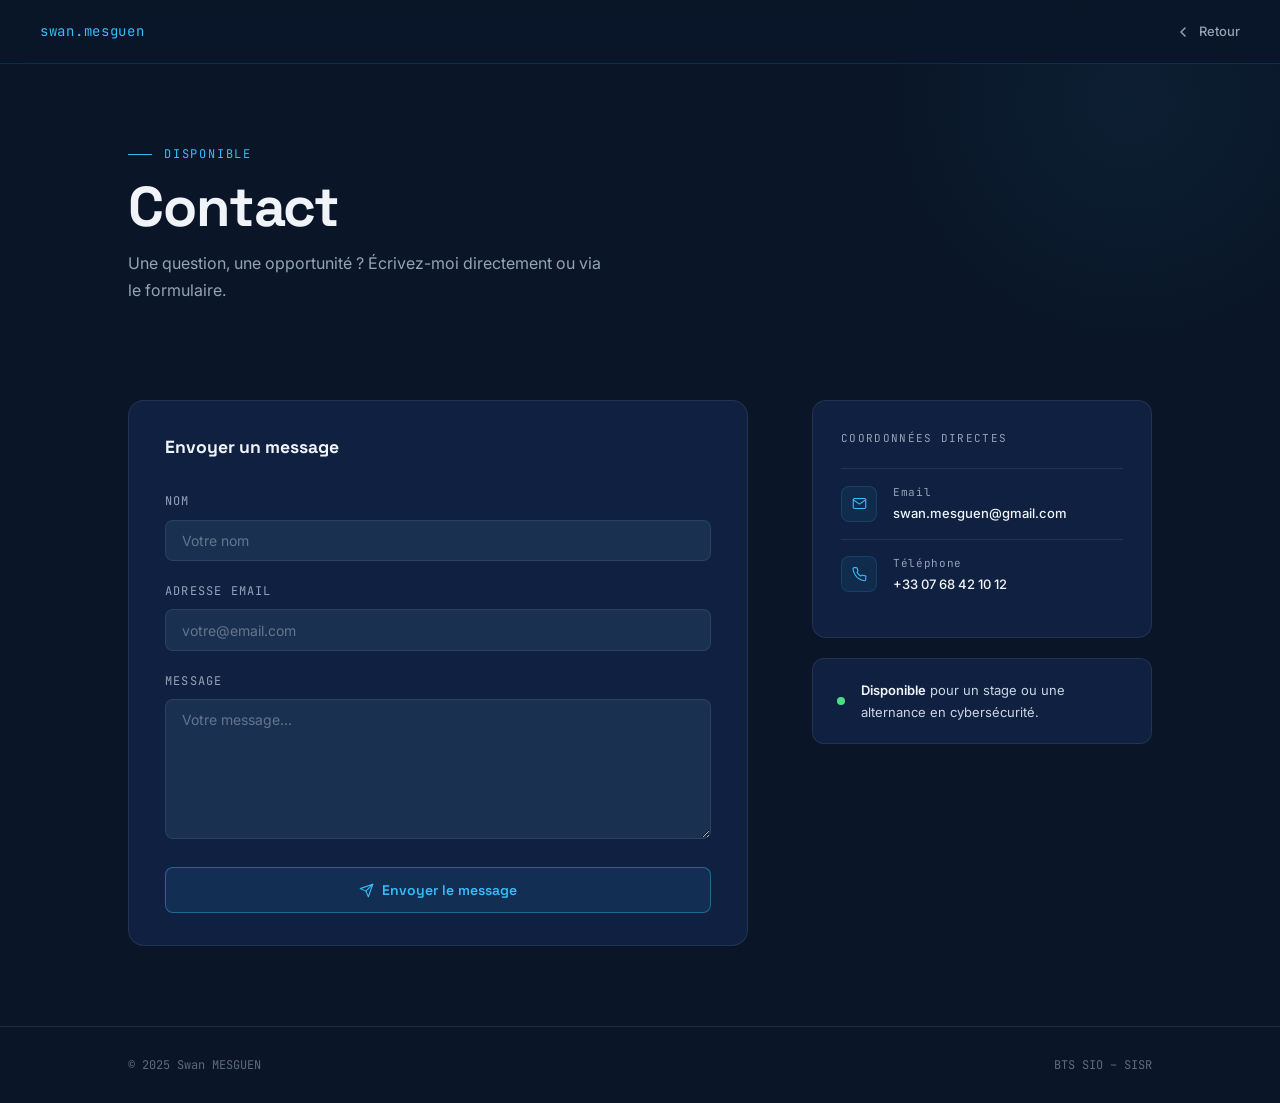
<file: contact.html>
<!DOCTYPE html>
<html lang="fr">
<head>
  <meta charset="UTF-8">
  <meta name="viewport" content="width=device-width, initial-scale=1.0">
  <title>Contact – Swan MESGUEN</title>
  <link rel="preconnect" href="https://fonts.googleapis.com">
  <link rel="preconnect" href="https://fonts.gstatic.com" crossorigin>
  <link href="https://fonts.googleapis.com/css2?family=Inter:wght@300;400;500;600&family=Space+Grotesk:wght@400;500;700&family=JetBrains+Mono:wght@400;500&display=swap" rel="stylesheet">
  <style>
    *, *::before, *::after { box-sizing: border-box; margin: 0; padding: 0; }

    :root {
      --navy:        #0A1628;
      --navy-mid:    #0F2040;
      --navy-light:  #1A3050;
      --slate:       #94A3B8;
      --slate-light: #CBD5E1;
      --white:       #F0F4F8;
      --cyan:        #38BDF8;
      --border:      rgba(56,189,248,0.15);
      --border-soft: rgba(148,163,184,0.15);
    }

    html { scroll-behavior: smooth; }

    body {
      font-family: 'Inter', sans-serif;
      background: var(--navy);
      color: var(--slate-light);
      font-size: 16px;
      line-height: 1.7;
      min-height: 100vh;
      display: flex;
      flex-direction: column;
    }

    /* ── NAV ── */
    .nav {
      position: fixed;
      top: 0; left: 0; right: 0;
      z-index: 100;
      background: rgba(10,22,40,0.85);
      backdrop-filter: blur(12px);
      border-bottom: 1px solid var(--border);
      padding: 0 2.5rem;
      display: flex;
      align-items: center;
      justify-content: space-between;
      height: 64px;
    }

    .nav__logo {
      font-family: 'JetBrains Mono', monospace;
      font-size: 14px;
      color: var(--cyan);
      letter-spacing: 0.05em;
      text-decoration: none;
    }

    .nav__back {
      display: flex;
      align-items: center;
      gap: 0.5rem;
      font-size: 13px;
      font-weight: 500;
      color: var(--slate);
      text-decoration: none;
      transition: color 0.2s;
    }
    .nav__back:hover { color: var(--cyan); }
    .nav__back:hover svg { transform: translateX(-3px); }
    .nav__back svg { transition: transform 0.2s; }

    /* ── PAGE HEADER ── */
    .page-header {
      padding: 9rem 10vw 4rem;
      position: relative;
      overflow: hidden;
    }

    .page-header::before {
      content: '';
      position: absolute;
      top: -150px; right: -100px;
      width: 500px; height: 500px;
      background: radial-gradient(circle, rgba(56,189,248,0.05) 0%, transparent 70%);
      pointer-events: none;
    }

    .page-header__eyebrow {
      font-family: 'JetBrains Mono', monospace;
      font-size: 12px;
      letter-spacing: 0.15em;
      text-transform: uppercase;
      color: var(--cyan);
      margin-bottom: 0.75rem;
      display: flex;
      align-items: center;
      gap: 0.75rem;
    }

    .page-header__eyebrow::before {
      content: '';
      display: inline-block;
      width: 24px; height: 1px;
      background: var(--cyan);
    }

    .page-header__title {
      font-family: 'Space Grotesk', sans-serif;
      font-size: clamp(2rem, 5vw, 3.5rem);
      font-weight: 700;
      color: var(--white);
      line-height: 1.1;
      letter-spacing: -0.02em;
      margin-bottom: 0.75rem;
    }

    .page-header__sub {
      font-size: 1rem;
      color: var(--slate);
      max-width: 480px;
    }

    /* ── MAIN ── */
    main {
      flex: 1;
      padding: 2rem 10vw 5rem;
      display: grid;
      grid-template-columns: 1fr 340px;
      gap: 4rem;
      align-items: start;
    }

    /* ── FORM ── */
    .form-card {
      background: var(--navy-mid);
      border: 1px solid var(--border-soft);
      border-radius: 16px;
      padding: 2rem 2.25rem;
    }

    .form-card__title {
      font-family: 'Space Grotesk', sans-serif;
      font-size: 1.1rem;
      font-weight: 700;
      color: var(--white);
      margin-bottom: 1.75rem;
    }

    .field {
      margin-bottom: 1.25rem;
    }

    .field label {
      display: block;
      font-size: 12px;
      font-family: 'JetBrains Mono', monospace;
      letter-spacing: 0.1em;
      text-transform: uppercase;
      color: var(--slate);
      margin-bottom: 0.5rem;
    }

    .field input,
    .field textarea {
      width: 100%;
      background: var(--navy-light);
      border: 1px solid var(--border-soft);
      border-radius: 8px;
      padding: 0.7rem 1rem;
      font-family: 'Inter', sans-serif;
      font-size: 14px;
      color: var(--white);
      outline: none;
      transition: border-color 0.2s;
      resize: vertical;
    }

    .field input::placeholder,
    .field textarea::placeholder {
      color: var(--slate);
      opacity: 0.6;
    }

    .field input:focus,
    .field textarea:focus {
      border-color: var(--cyan);
    }

    .field textarea { min-height: 140px; }

    .btn-submit {
      width: 100%;
      padding: 0.8rem 1.5rem;
      background: rgba(56,189,248,0.1);
      border: 1px solid rgba(56,189,248,0.4);
      border-radius: 8px;
      font-family: 'Space Grotesk', sans-serif;
      font-size: 14px;
      font-weight: 600;
      color: var(--cyan);
      cursor: pointer;
      transition: background 0.2s, border-color 0.2s;
      margin-top: 0.5rem;
      display: flex;
      align-items: center;
      justify-content: center;
      gap: 0.5rem;
    }

    .btn-submit:hover {
      background: rgba(56,189,248,0.18);
      border-color: var(--cyan);
    }

    .btn-submit svg {
      width: 15px; height: 15px;
      stroke: currentColor;
      fill: none;
      stroke-width: 1.75;
      stroke-linecap: round;
      stroke-linejoin: round;
    }

    /* ── SIDEBAR ── */
    .sidebar { position: sticky; top: 88px; }

    .contact-info {
      background: var(--navy-mid);
      border: 1px solid var(--border-soft);
      border-radius: 14px;
      padding: 1.75rem;
      margin-bottom: 1.25rem;
    }

    .contact-info__label {
      font-family: 'JetBrains Mono', monospace;
      font-size: 11px;
      letter-spacing: 0.12em;
      text-transform: uppercase;
      color: var(--slate);
      margin-bottom: 1.25rem;
    }

    .contact-row {
      display: flex;
      align-items: center;
      gap: 1rem;
      padding: 0.9rem 0;
      border-top: 1px solid var(--border-soft);
      text-decoration: none;
      transition: color 0.2s;
    }

    .contact-row:hover .contact-row__value { color: var(--cyan); }

    .contact-row__icon {
      width: 36px; height: 36px;
      border-radius: 8px;
      background: rgba(56,189,248,0.07);
      border: 1px solid var(--border);
      display: flex;
      align-items: center;
      justify-content: center;
      flex-shrink: 0;
    }

    .contact-row__icon svg {
      width: 15px; height: 15px;
      stroke: var(--cyan);
      fill: none;
      stroke-width: 1.75;
      stroke-linecap: round;
      stroke-linejoin: round;
    }

    .contact-row__info { min-width: 0; }

    .contact-row__type {
      font-size: 11px;
      font-family: 'JetBrains Mono', monospace;
      color: var(--slate);
      letter-spacing: 0.06em;
    }

    .contact-row__value {
      font-size: 13px;
      font-weight: 500;
      color: var(--white);
      transition: color 0.2s;
      white-space: nowrap;
      overflow: hidden;
      text-overflow: ellipsis;
    }

    .availability {
      background: var(--navy-mid);
      border: 1px solid var(--border-soft);
      border-radius: 12px;
      padding: 1.25rem 1.5rem;
      display: flex;
      align-items: center;
      gap: 1rem;
    }

    .availability__dot {
      width: 8px; height: 8px;
      border-radius: 50%;
      background: #4ADE80;
      flex-shrink: 0;
      animation: pulse 2s infinite;
    }

    @keyframes pulse {
      0%, 100% { opacity: 1; }
      50% { opacity: 0.3; }
    }

    .availability__text {
      font-size: 13px;
      color: var(--slate-light);
    }

    .availability__text strong {
      color: var(--white);
      font-weight: 600;
    }

    /* ── FOOTER ── */
    .footer {
      border-top: 1px solid var(--border-soft);
      padding: 1.75rem 10vw;
      display: flex;
      align-items: center;
      justify-content: space-between;
    }

    .footer__copy {
      font-family: 'JetBrains Mono', monospace;
      font-size: 12px;
      color: var(--slate);
      opacity: 0.6;
    }

    @media (max-width: 900px) {
      main { grid-template-columns: 1fr; gap: 2rem; }
      .sidebar { position: static; }
    }

    @media (max-width: 640px) {
      .nav { padding: 0 1.25rem; }
      .page-header, main { padding-left: 1.5rem; padding-right: 1.5rem; }
      .form-card { padding: 1.5rem; }
      .footer { flex-direction: column; gap: 0.5rem; }
    }
  </style>
</head>
<body>

  <!-- Navigation -->
  <header class="nav">
    <a href="index.html" class="nav__logo">swan.mesguen</a>
    <a href="index.html" class="nav__back">
      <svg width="16" height="16" viewBox="0 0 16 16" fill="none">
        <path d="M10 12L6 8L10 4" stroke="currentColor" stroke-width="1.5" stroke-linecap="round" stroke-linejoin="round"/>
      </svg>
      Retour
    </a>
  </header>

  <!-- En-tête de page -->
  <div class="page-header">
    <p class="page-header__eyebrow">Disponible</p>
    <h1 class="page-header__title">Contact</h1>
    <p class="page-header__sub">Une question, une opportunité ? Écrivez-moi directement ou via le formulaire.</p>
  </div>

  <main>

    <!-- Formulaire -->
    <div class="form-card">
      <p class="form-card__title">Envoyer un message</p>
      <form action="https://formspree.io/f/xzdawnkj" method="post">

        <div class="field">
          <label for="nom">Nom</label>
          <input type="text" id="nom" name="nom" placeholder="Votre nom" required>
        </div>

        <div class="field">
          <label for="email">Adresse email</label>
          <input type="email" id="email" name="email" placeholder="votre@email.com" required>
        </div>

        <div class="field">
          <label for="message">Message</label>
          <textarea id="message" name="message" placeholder="Votre message..." required></textarea>
        </div>

        <button type="submit" class="btn-submit">
          <svg viewBox="0 0 24 24"><line x1="22" y1="2" x2="11" y2="13"/><polygon points="22 2 15 22 11 13 2 9 22 2"/></svg>
          Envoyer le message
        </button>

      </form>
    </div>

    <!-- Sidebar infos -->
    <aside class="sidebar">
      <div class="contact-info">
        <p class="contact-info__label">Coordonnées directes</p>

        <a class="contact-row" href="mailto:swan.mesguen@gmail.com?subject=Contact%20Portfolio">
          <div class="contact-row__icon">
            <svg viewBox="0 0 24 24"><path d="M4 4h16c1.1 0 2 .9 2 2v12c0 1.1-.9 2-2 2H4c-1.1 0-2-.9-2-2V6c0-1.1.9-2 2-2z"/><polyline points="22,6 12,13 2,6"/></svg>
          </div>
          <div class="contact-row__info">
            <p class="contact-row__type">Email</p>
            <p class="contact-row__value">swan.mesguen@gmail.com</p>
          </div>
        </a>

        <a class="contact-row" href="tel:+330768421012">
          <div class="contact-row__icon">
            <svg viewBox="0 0 24 24"><path d="M22 16.92v3a2 2 0 0 1-2.18 2 19.79 19.79 0 0 1-8.63-3.07A19.5 19.5 0 0 1 4.69 12 19.79 19.79 0 0 1 1.61 3.41 2 2 0 0 1 3.59 1h3a2 2 0 0 1 2 1.72c.127.96.361 1.903.7 2.81a2 2 0 0 1-.45 2.11L7.91 8.56a16 16 0 0 0 6 6l.92-.92a2 2 0 0 1 2.11-.45c.907.339 1.85.573 2.81.7A2 2 0 0 1 22 16.92z"/></svg>
          </div>
          <div class="contact-row__info">
            <p class="contact-row__type">Téléphone</p>
            <p class="contact-row__value">+33 07 68 42 10 12</p>
          </div>
        </a>
      </div>

      <div class="availability">
        <div class="availability__dot"></div>
        <p class="availability__text"><strong>Disponible</strong> pour un stage ou une alternance en cybersécurité.</p>
      </div>
    </aside>

  </main>

  <!-- Footer -->
  <footer class="footer">
    <span class="footer__copy">© 2025 Swan MESGUEN</span>
    <span class="footer__copy">BTS SIO – SISR</span>
  </footer>

</body>
</html>
</file>
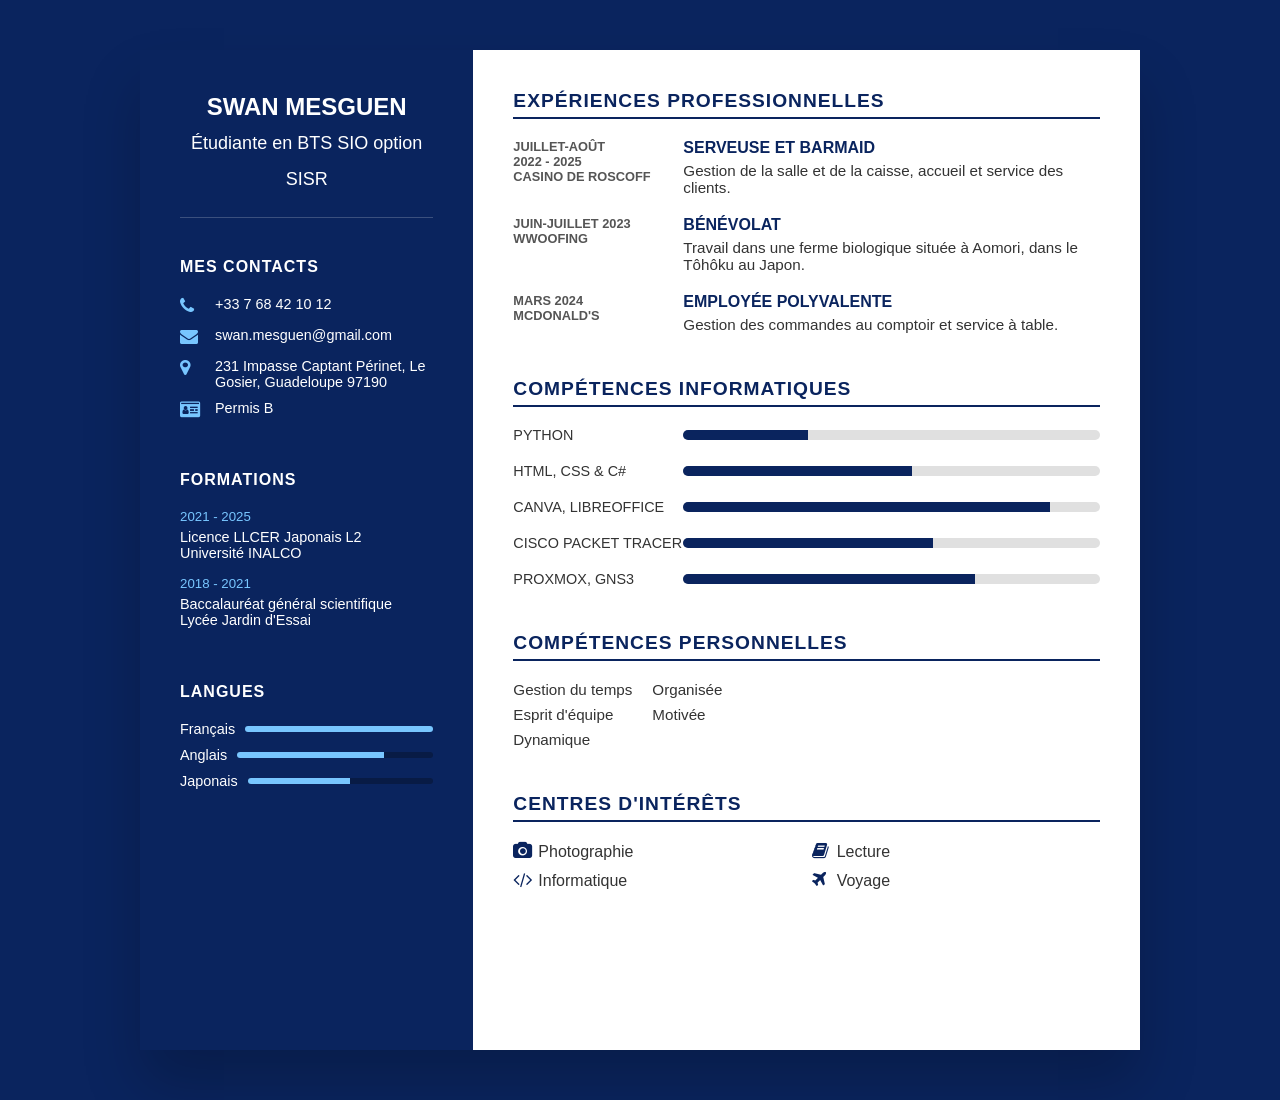
<file: cv-swan.html>
<!DOCTYPE html>
<html lang="fr">
<head>
  <meta charset="utf-8">
  <meta name="viewport" content="width=device-width, initial-scale=1.0">

  <link rel="stylesheet" href="https://cdnjs.cloudflare.com/ajax/libs/font-awesome/4.7.0/css/font-awesome.css" 
  integrity="sha512-5A8nwdMOWrSz20fDsjczgUidUBR8liPYU+WymTZP1lmY9G6Oc7HlZv156XqnsgNUzTyMefFTcsFH/tnJE/+xBg==" 
  crossorigin="anonymous" referrerpolicy="no-referrer" />

  <title>CV MESGUEN Swan</title>

  <style>
    /* =========================
       RESET CSS de base
    ========================= */
    * {
      margin: 0;
      padding: 0;
      box-sizing: border-box;
    }

    body {
      background: #0a245e;
      font-family: 'Segoe UI', Tahoma, Geneva, Verdana, sans-serif;
      display: flex;
      justify-content: center;
      align-items: center;
      min-height: 100vh;
      color: #333;
    }

    .container {
      position: relative;
      width: 100%;
      max-width: 1000px;
      min-height: 1000px;
      margin: 50px;
      background: #fff;
      display: grid;
      grid-template-columns: 1fr 2fr;
      box-shadow: 0 35px 55px rgba(0, 0, 0, 0.2);
    }

    /* =========================
       PARTIE GAUCHE
    ========================= */
    .left-side {
      position: relative;
      background: #0a245e;
      padding: 40px;
      color: #fff;
    }

    .profilTexte {
      display: flex;
      flex-direction: column;
      align-items: center;
      padding-bottom: 20px;
      border-bottom: 1px solid rgba(255, 255, 255, 0.2);
      text-align: center;
    }

    .profilTexte h2 {
      font-size: 1.5em;
      text-transform: uppercase;
      font-weight: 600;
      line-height: 1.4em;
    }

    .profilTexte h2 span {
      font-size: 0.75em;
      font-weight: 300;
      text-transform: none;
    }

    .contactInfo {
      padding-top: 40px;
    }

    .title {
      color: #fff;
      text-transform: uppercase;
      font-weight: 600;
      letter-spacing: 1px;
      margin-bottom: 20px;
      font-size: 1em;
    }

    .contactInfo ul {
      position: relative;
    }

    .contactInfo ul li {
      list-style: none;
      position: relative;
      margin: 10px 0;
      cursor: pointer;
      display: flex;
      align-items: flex-start;
      gap: 10px;
    }

    .contactInfo ul li .icon {
      min-width: 25px;
      color: #78c6ff;
      font-size: 18px;
    }

    .contactInfo ul li .texte,
    .contactInfo ul li .text {
      color: #fff;
      font-weight: 300;
      font-size: 0.9em;
    }

    .contactInfo.education li {
      margin-bottom: 15px;
      display: block;
    }

    .contactInfo.education h5 {
      color: #78c6ff;
      font-weight: 500;
      margin-bottom: 5px;
    }

    .contactInfo.education h4 {
      color: #fff;
      font-weight: 300;
      font-size: 0.9em;
    }

    .contactInfo.language .percent {
      position: relative;
      width: 100%;
      height: 6px;
      background: #081b45;
      display: block;
      margin-top: 5px;
      border-radius: 10px;
      overflow: hidden;
    }

    .contactInfo.language .percent div {
      height: 100%;
      background: #78c6ff;
    }

    /* =========================
       PARTIE DROITE
    ========================= */
    .right-side {
      position: relative;
      background: #fff;
      padding: 40px;
    }

    .about {
      margin-bottom: 45px;
    }

    .about:last-child {
      margin-bottom: 0;
    }

    .title2 {
      color: #0a245e;
      text-transform: uppercase;
      letter-spacing: 1px;
      margin-bottom: 20px;
      font-size: 1.2em;
      border-bottom: 2px solid #0a245e;
      padding-bottom: 5px;
    }

    .about .box {
      display: flex;
      flex-direction: row;
      margin: 20px 0;
    }

    .about .box .year_company {
      min-width: 170px;
    }

    .about .box .year_company h5 {
      text-transform: uppercase;
      color: #555;
      font-weight: 600;
      font-size: 0.8em;
    }

    .about .box .text h4 {
      text-transform: uppercase;
      color: #0a245e;
      font-size: 16px;
      margin-bottom: 5px;
    }

    .about .box .text p {
      color: #333;
      font-size: 0.95em;
    }

    /* =========================
       COMPÉTENCES INFORMATIQUES
    ========================= */
    .skills .box {
      position: relative;
      width: 100%;
      display: grid;
      grid-template-columns: 170px 1fr;
      justify-content: center;
      align-items: center;
      margin-bottom: 15px;
    }

    .skills .box h4 {
      text-transform: uppercase;
      color: #333;
      font-weight: 500;
      font-size: 0.9em;
    }

    .skills .box .percent {
      position: relative;
      width: 100%;
      height: 10px;
      background: #e0e0e0;
      border-radius: 10px;
      overflow: hidden;
    }

    .skills .box .percent div {
      position: absolute;
      top: 0;
      left: 0;
      height: 100%;
      background: #0a245e;
    }

    /* =========================
       COMPÉTENCES PERSONNELLES
    ========================= */
    .personnal ul {
      display: grid;
      grid-template-columns: repeat(2, 1fr);
      gap: 8px 20px;
    }

    .personnal ul li {
      list-style: none;
      color: #333;
      font-size: 0.95em;
    }

    /* =========================
       CENTRES D'INTÉRÊTS
    ========================= */
    .interest ul {
      display: grid;
      grid-template-columns: repeat(2, 1fr);
      gap: 10px;
    }

    .interest ul li {
      list-style: none;
      color: #333;
      font-weight: 500;
    }

    .interest ul li .fa {
      color: #0a245e;
      font-size: 18px;
      width: 25px;
    }

    /* =========================
       RESPONSIVE
    ========================= */
    @media (max-width: 900px) {
      .container {
        margin: 20px;
        grid-template-columns: 1fr;
      }

      .about .box {
        flex-direction: column;
      }

      .about .box .year_company {
        margin-bottom: 5px;
      }

      .skills .box {
        grid-template-columns: 1fr;
      }

      .skills .box h4 {
        margin-bottom: 5px;
      }

      .personnal ul,
      .interest ul {
        grid-template-columns: 1fr;
      }
    }
  </style>
</head>

<body>
  <div class="container">

    <div class="left-side">
      <div class="profilTexte">
        <h2>Swan MESGUEN<br><span>Étudiante en BTS SIO option SISR</span></h2>
      </div>

      <div class="contactInfo">
        <h3 class="title">Mes contacts</h3>
        <ul>
          <li>
            <span class="icon"><i class="fa fa-phone" aria-hidden="true"></i></span> 
            <span class="texte">+33 7 68 42 10 12</span> 
          </li>
          <li>
            <span class="icon"><i class="fa fa-envelope" aria-hidden="true"></i></span> 
            <span class="texte">swan.mesguen@gmail.com</span> 
          </li>
          <li>
            <span class="icon"><i class="fa fa-map-marker" aria-hidden="true"></i></span> 
            <span class="texte">231 Impasse Captant Périnet, Le Gosier, Guadeloupe 97190</span> 
          </li>
          <li>
            <span class="icon"><i class="fa fa-id-card" aria-hidden="true"></i></span>
            <span class="texte">Permis B</span>
          </li>
        </ul>
      </div>

      <div class="contactInfo education">
        <h3 class="title">Formations</h3>
        <ul>
          <li>
            <h5>2021 - 2025</h5>
            <h4>Licence LLCER Japonais L2</h4>
            <h4>Université INALCO</h4>
          </li>
          <li>
            <h5>2018 - 2021</h5>
            <h4>Baccalauréat général scientifique</h4>
            <h4>Lycée Jardin d'Essai</h4>
          </li>
        </ul>
      </div>

      <div class="contactInfo language">
        <h3 class="title">Langues</h3>
        <ul>
          <li>
            <span class="text">Français</span>
            <span class="percent">
              <div style="width: 100%;"></div>
            </span>
          </li>
          <li>
            <span class="text">Anglais</span>
            <span class="percent">
              <div style="width: 75%;"></div>
            </span>
          </li>
          <li>
            <span class="text">Japonais</span>
            <span class="percent">
              <div style="width: 55%;"></div>
            </span>
          </li>
        </ul>
      </div>
    </div>

    <div class="right-side">

      <div class="about">
        <h2 class="title2">Expériences professionnelles</h2>

        <div class="box">
          <div class="year_company">
            <h5>Juillet-Août</h5>
            <h5>2022 - 2025</h5>
            <h5>Casino de Roscoff</h5>
          </div>
          <div class="text">
            <h4>Serveuse et barmaid</h4>
            <p>Gestion de la salle et de la caisse, accueil et service des clients.</p>
          </div>
        </div>

        <div class="box">
          <div class="year_company">
            <h5>Juin-Juillet 2023</h5>
            <h5>Wwoofing</h5>
          </div>
          <div class="text">
            <h4>Bénévolat</h4>
            <p>Travail dans une ferme biologique située à Aomori, dans le Tôhôku au Japon.</p>
          </div>
        </div>

        <div class="box">
          <div class="year_company">
            <h5>Mars 2024</h5>
            <h5>McDonald's</h5>
          </div>
          <div class="text">
            <h4>Employée polyvalente</h4>
            <p>Gestion des commandes au comptoir et service à table.</p>
          </div>
        </div>
      </div>

      <div class="about skills">
        <h2 class="title2">Compétences informatiques</h2>

        <div class="box">
          <h4>Python</h4>
          <div class="percent">
            <div style="width: 30%;"></div>
          </div>
        </div>

        <div class="box">
          <h4>HTML, CSS & C#</h4>
          <div class="percent">
            <div style="width: 55%;"></div>
          </div>
        </div>

        <div class="box">
          <h4>Canva, LibreOffice</h4>
          <div class="percent">
            <div style="width: 88%;"></div>
          </div>
        </div>

        <div class="box">
          <h4>Cisco Packet Tracer</h4>
          <div class="percent">
            <div style="width: 60%;"></div>
          </div>
        </div>

        <div class="box">
          <h4>Proxmox, GNS3</h4>
          <div class="percent">
            <div style="width: 70%;"></div>
          </div>
        </div>
      </div>

      <div class="about personnal">
        <h2 class="title2">Compétences personnelles</h2>
        <div class="box">
          <ul>
            <li>Gestion du temps</li>
            <li>Organisée</li>
            <li>Esprit d'équipe</li>
            <li>Motivée</li>
            <li>Dynamique</li>
          </ul>
        </div>
      </div>

      <div class="about interest">
        <h2 class="title2">Centres d'intérêts</h2>
        <ul>
          <li><i class="fa fa-camera" aria-hidden="true"></i>Photographie</li>
          <li><i class="fa fa-book" aria-hidden="true"></i>Lecture</li>
          <li><i class="fa fa-code" aria-hidden="true"></i>Informatique</li>
          <li><i class="fa fa-plane" aria-hidden="true"></i>Voyage</li>
        </ul>
      </div>

    </div>
  </div>
</body>
</html>
</file>
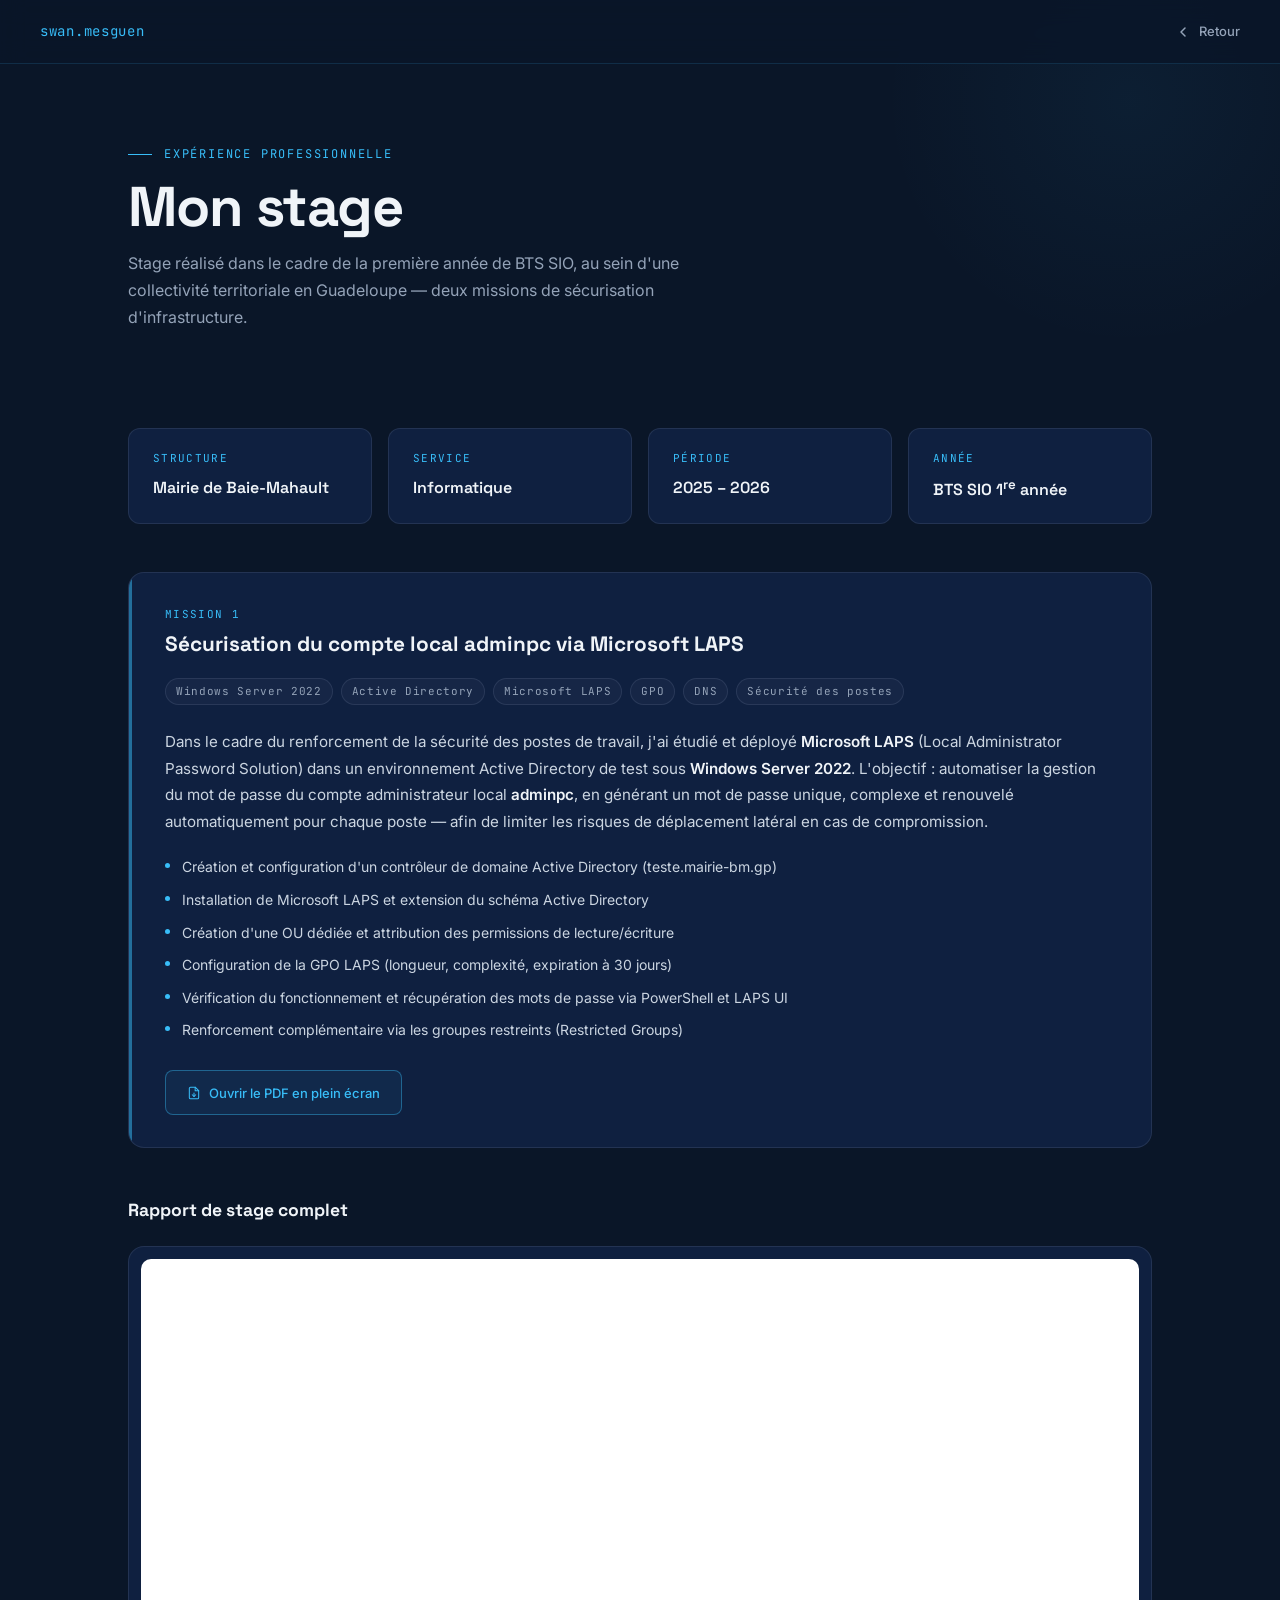
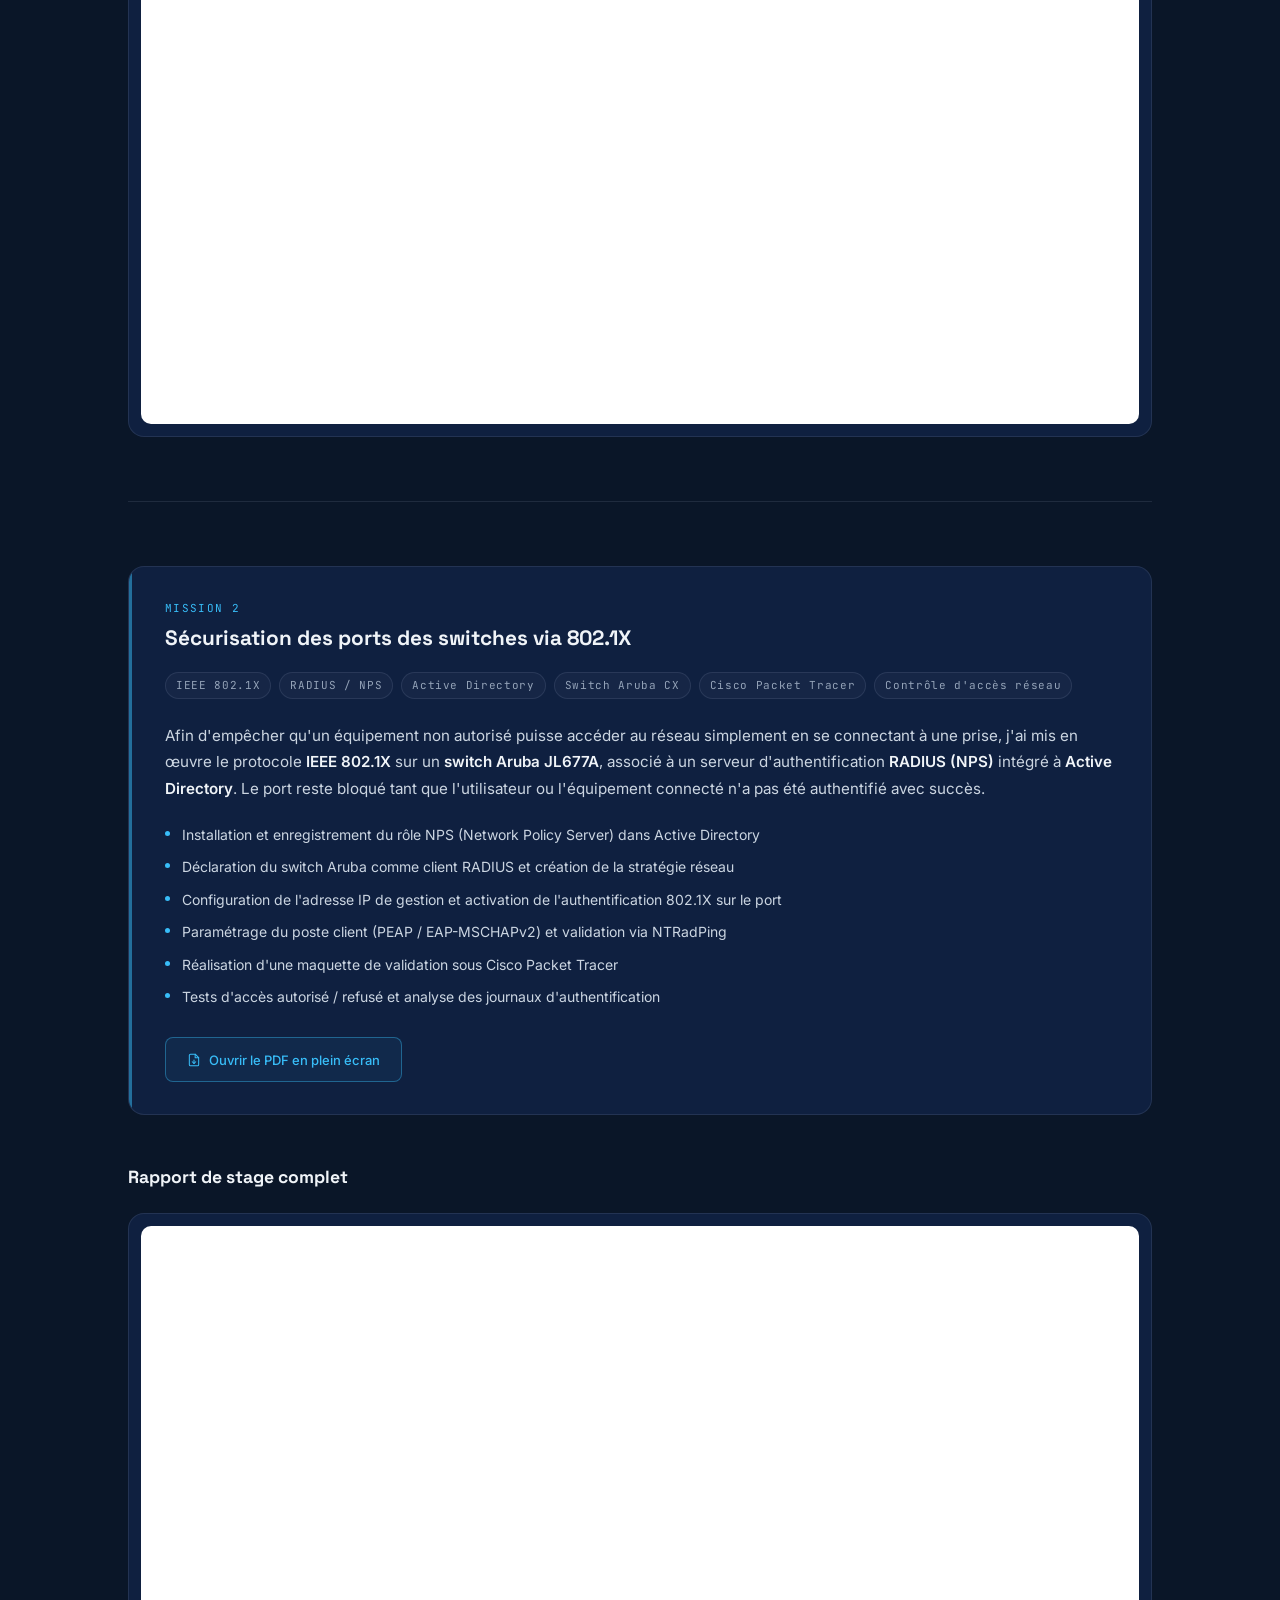
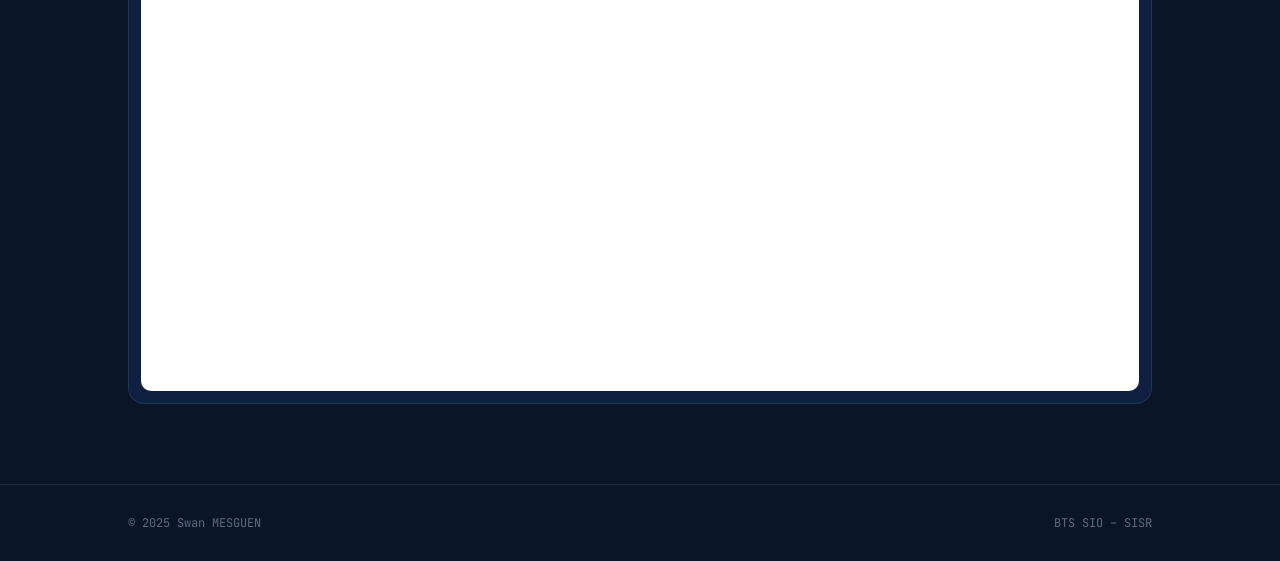
<file: index.stage.html>
<!DOCTYPE html>
<html lang="fr">
<head>
  <meta charset="UTF-8">
  <meta name="viewport" content="width=device-width, initial-scale=1.0">
  <title>Stage – Swan MESGUEN</title>
  <link rel="preconnect" href="https://fonts.googleapis.com">
  <link rel="preconnect" href="https://fonts.gstatic.com" crossorigin>
  <link href="https://fonts.googleapis.com/css2?family=Inter:wght@300;400;500;600&family=Space+Grotesk:wght@400;500;700&family=JetBrains+Mono:wght@400;500&display=swap" rel="stylesheet">
  <style>
    *, *::before, *::after { box-sizing: border-box; margin: 0; padding: 0; }

    :root {
      --navy:        #0A1628;
      --navy-mid:    #0F2040;
      --navy-light:  #1A3050;
      --slate:       #94A3B8;
      --slate-light: #CBD5E1;
      --white:       #F0F4F8;
      --cyan:        #38BDF8;
      --border:      rgba(56,189,248,0.15);
      --border-soft: rgba(148,163,184,0.15);
    }

    html { scroll-behavior: smooth; }

    body {
      font-family: 'Inter', sans-serif;
      background: var(--navy);
      color: var(--slate-light);
      font-size: 16px;
      line-height: 1.7;
      min-height: 100vh;
      display: flex;
      flex-direction: column;
    }

    /* ── NAV ── */
    .nav {
      position: fixed;
      top: 0; left: 0; right: 0;
      z-index: 100;
      background: rgba(10,22,40,0.85);
      backdrop-filter: blur(12px);
      border-bottom: 1px solid var(--border);
      padding: 0 2.5rem;
      display: flex;
      align-items: center;
      justify-content: space-between;
      height: 64px;
    }

    .nav__logo {
      font-family: 'JetBrains Mono', monospace;
      font-size: 14px;
      color: var(--cyan);
      letter-spacing: 0.05em;
      text-decoration: none;
    }

    .nav__back {
      display: flex;
      align-items: center;
      gap: 0.5rem;
      font-size: 13px;
      font-weight: 500;
      color: var(--slate);
      text-decoration: none;
      transition: color 0.2s;
    }
    .nav__back:hover { color: var(--cyan); }
    .nav__back:hover svg { transform: translateX(-3px); }
    .nav__back svg { transition: transform 0.2s; }

    /* ── PAGE HEADER ── */
    .page-header {
      padding: 9rem 10vw 4rem;
      position: relative;
      overflow: hidden;
    }

    .page-header::before {
      content: '';
      position: absolute;
      top: -150px; right: -100px;
      width: 500px; height: 500px;
      background: radial-gradient(circle, rgba(56,189,248,0.05) 0%, transparent 70%);
      pointer-events: none;
    }

    .page-header__eyebrow {
      font-family: 'JetBrains Mono', monospace;
      font-size: 12px;
      letter-spacing: 0.15em;
      text-transform: uppercase;
      color: var(--cyan);
      margin-bottom: 0.75rem;
      display: flex;
      align-items: center;
      gap: 0.75rem;
    }

    .page-header__eyebrow::before {
      content: '';
      display: inline-block;
      width: 24px; height: 1px;
      background: var(--cyan);
    }

    .page-header__title {
      font-family: 'Space Grotesk', sans-serif;
      font-size: clamp(2rem, 5vw, 3.5rem);
      font-weight: 700;
      color: var(--white);
      line-height: 1.1;
      letter-spacing: -0.02em;
      margin-bottom: 0.75rem;
    }

    .page-header__sub {
      font-size: 1rem;
      color: var(--slate);
      max-width: 560px;
    }

    /* ── MAIN ── */
    main {
      flex: 1;
      padding: 2rem 10vw 5rem;
    }

    /* ── INFO GRID (contexte du stage) ── */
    .info-grid {
      display: grid;
      grid-template-columns: repeat(auto-fit, minmax(220px, 1fr));
      gap: 1rem;
      margin-bottom: 3rem;
    }

    .info-card {
      background: var(--navy-mid);
      border: 1px solid var(--border-soft);
      border-radius: 12px;
      padding: 1.25rem 1.5rem;
      transition: border-color 0.2s, transform 0.2s;
    }

    .info-card:hover {
      border-color: var(--border);
      transform: translateY(-2px);
    }

    .info-card__label {
      font-family: 'JetBrains Mono', monospace;
      font-size: 11px;
      letter-spacing: 0.12em;
      text-transform: uppercase;
      color: var(--cyan);
      margin-bottom: 0.4rem;
    }

    .info-card__value {
      font-family: 'Space Grotesk', sans-serif;
      font-size: 1rem;
      font-weight: 600;
      color: var(--white);
    }

    /* ── MISSION CARD ── */
    .mission-card {
      background: var(--navy-mid);
      border: 1px solid var(--border-soft);
      border-radius: 16px;
      padding: 2rem 2.25rem;
      margin-bottom: 3rem;
      position: relative;
      overflow: hidden;
    }

    .mission-card::before {
      content: '';
      position: absolute;
      top: 0; left: 0;
      width: 3px; height: 100%;
      background: var(--cyan);
      opacity: 0.5;
    }

    .mission-card__type {
      font-family: 'JetBrains Mono', monospace;
      font-size: 11px;
      letter-spacing: 0.12em;
      text-transform: uppercase;
      color: var(--cyan);
      margin-bottom: 0.4rem;
    }

    .mission-card__title {
      font-family: 'Space Grotesk', sans-serif;
      font-size: 1.3rem;
      font-weight: 700;
      color: var(--white);
      line-height: 1.35;
      margin-bottom: 1.25rem;
    }

    .tags {
      display: flex;
      flex-wrap: wrap;
      gap: 0.5rem;
      margin-bottom: 1.5rem;
    }

    .tag {
      font-family: 'JetBrains Mono', monospace;
      font-size: 11px;
      letter-spacing: 0.06em;
      padding: 3px 10px;
      border-radius: 999px;
      border: 1px solid var(--border-soft);
      color: var(--slate);
      background: rgba(148,163,184,0.05);
    }

    .mission-card__desc {
      font-size: 0.95rem;
      color: var(--slate-light);
      line-height: 1.75;
      margin-bottom: 1.25rem;
    }

    .mission-card__desc strong {
      color: var(--white);
      font-weight: 600;
    }

    .objectives__list {
      list-style: none;
      display: flex;
      flex-direction: column;
      gap: 0.55rem;
      margin-bottom: 1.75rem;
    }

    .objectives__list li {
      display: flex;
      align-items: flex-start;
      gap: 0.75rem;
      font-size: 14px;
      color: var(--slate-light);
    }

    .objectives__list li::before {
      content: '';
      display: inline-block;
      width: 5px; height: 5px;
      border-radius: 50%;
      background: var(--cyan);
      margin-top: 8px;
      flex-shrink: 0;
    }

    .btn {
      display: inline-flex;
      align-items: center;
      gap: 0.5rem;
      padding: 0.65rem 1.3rem;
      border-radius: 8px;
      font-size: 13px;
      font-weight: 500;
      text-decoration: none;
      border: 1px solid rgba(56,189,248,0.4);
      color: var(--cyan);
      background: rgba(56,189,248,0.06);
      transition: border-color 0.2s, background 0.2s;
    }

    .btn:hover {
      background: rgba(56,189,248,0.12);
      border-color: var(--cyan);
    }

    .btn svg {
      width: 14px; height: 14px;
      stroke: currentColor;
      fill: none;
      stroke-width: 1.75;
      stroke-linecap: round;
      stroke-linejoin: round;
    }

    /* ── PDF SECTION ── */
    .pdf-section__header {
      display: flex;
      align-items: baseline;
      justify-content: space-between;
      flex-wrap: wrap;
      gap: 0.75rem;
      margin-bottom: 1.25rem;
    }

    .pdf-section__title {
      font-family: 'Space Grotesk', sans-serif;
      font-size: 1.1rem;
      font-weight: 700;
      color: var(--white);
    }

    .pdf-frame-wrap {
      background: var(--navy-mid);
      border: 1px solid var(--border-soft);
      border-radius: 16px;
      padding: 0.75rem;
      overflow: hidden;
    }

    .pdf-frame-wrap iframe {
      width: 100%;
      height: 85vh;
      border: none;
      border-radius: 10px;
      display: block;
      background: #fff;
    }

    .pdf-fallback {
      font-size: 13px;
      color: var(--slate);
      text-align: center;
      padding: 2rem;
    }

    .mission-divider {
      height: 1px;
      background: var(--border-soft);
      margin: 4rem 0;
    }

    /* ── FOOTER ── */
    .footer {
      border-top: 1px solid var(--border-soft);
      padding: 1.75rem 10vw;
      display: flex;
      align-items: center;
      justify-content: space-between;
    }

    .footer__copy {
      font-family: 'JetBrains Mono', monospace;
      font-size: 12px;
      color: var(--slate);
      opacity: 0.6;
    }

    @media (max-width: 640px) {
      .nav { padding: 0 1.25rem; }
      .page-header, main { padding-left: 1.5rem; padding-right: 1.5rem; }
      .mission-card { padding: 1.5rem; }
      .pdf-frame-wrap iframe { height: 70vh; }
      .footer { flex-direction: column; gap: 0.5rem; }
    }
  </style>
</head>
<body>

  <!-- Navigation -->
  <header class="nav">
    <a href="index.html" class="nav__logo">swan.mesguen</a>
    <a href="index.html" class="nav__back">
      <svg width="16" height="16" viewBox="0 0 16 16" fill="none">
        <path d="M10 12L6 8L10 4" stroke="currentColor" stroke-width="1.5" stroke-linecap="round" stroke-linejoin="round"/>
      </svg>
      Retour
    </a>
  </header>

  <!-- En-tête de page -->
  <div class="page-header">
    <p class="page-header__eyebrow">Expérience professionnelle</p>
    <h1 class="page-header__title">Mon stage</h1>
    <p class="page-header__sub">Stage réalisé dans le cadre de la première année de BTS SIO, au sein d'une collectivité territoriale en Guadeloupe — deux missions de sécurisation d'infrastructure.</p>
  </div>

  <main>

    <!-- Contexte du stage -->
    <div class="info-grid">
      <div class="info-card">
        <p class="info-card__label">Structure</p>
        <p class="info-card__value">Mairie de Baie-Mahault</p>
      </div>
      <div class="info-card">
        <p class="info-card__label">Service</p>
        <p class="info-card__value">Informatique</p>
      </div>
      <div class="info-card">
        <p class="info-card__label">Période</p>
        <p class="info-card__value">2025 – 2026</p>
      </div>
      <div class="info-card">
        <p class="info-card__label">Année</p>
        <p class="info-card__value">BTS SIO 1<sup>re</sup> année</p>
      </div>
    </div>

    <!-- Présentation de la mission -->
    <article class="mission-card">
      <p class="mission-card__type">Mission 1</p>
      <h2 class="mission-card__title">Sécurisation du compte local adminpc via Microsoft LAPS</h2>

      <div class="tags">
        <span class="tag">Windows Server 2022</span>
        <span class="tag">Active Directory</span>
        <span class="tag">Microsoft LAPS</span>
        <span class="tag">GPO</span>
        <span class="tag">DNS</span>
        <span class="tag">Sécurité des postes</span>
      </div>

      <p class="mission-card__desc">
        Dans le cadre du renforcement de la sécurité des postes de travail, j'ai étudié et déployé
        <strong>Microsoft LAPS</strong> (Local Administrator Password Solution) dans un environnement
        Active Directory de test sous <strong>Windows Server 2022</strong>. L'objectif : automatiser la
        gestion du mot de passe du compte administrateur local <strong>adminpc</strong>, en générant un
        mot de passe unique, complexe et renouvelé automatiquement pour chaque poste — afin de limiter
        les risques de déplacement latéral en cas de compromission.
      </p>

      <ul class="objectives__list">
        <li>Création et configuration d'un contrôleur de domaine Active Directory (teste.mairie-bm.gp)</li>
        <li>Installation de Microsoft LAPS et extension du schéma Active Directory</li>
        <li>Création d'une OU dédiée et attribution des permissions de lecture/écriture</li>
        <li>Configuration de la GPO LAPS (longueur, complexité, expiration à 30 jours)</li>
        <li>Vérification du fonctionnement et récupération des mots de passe via PowerShell et LAPS UI</li>
        <li>Renforcement complémentaire via les groupes restreints (Restricted Groups)</li>
      </ul>

      <a class="btn" href="projet_rapport_de_stage.pdf" target="_blank" rel="noopener">
        <svg viewBox="0 0 24 24"><path d="M14 2H6a2 2 0 0 0-2 2v16a2 2 0 0 0 2 2h12a2 2 0 0 0 2-2V8z"/><polyline points="14 2 14 8 20 8"/><line x1="12" y1="18" x2="12" y2="12"/><polyline points="9 15 12 18 15 15"/></svg>
        Ouvrir le PDF en plein écran
      </a>
    </article>

    <!-- PDF intégré -->
    <section>
      <div class="pdf-section__header">
        <p class="pdf-section__title">Rapport de stage complet</p>
      </div>
      <div class="pdf-frame-wrap">
        <iframe src="projet_rapport_de_stage.pdf" title="Rapport de stage – Sécurisation via Microsoft LAPS">
          <p class="pdf-fallback">
            Votre navigateur ne peut pas afficher ce PDF.
            <a href="projet_rapport_de_stage.pdf" target="_blank" rel="noopener">Cliquez ici pour le télécharger</a>.
          </p>
        </iframe>
      </div>
    </section>

    <div class="mission-divider"></div>

    <!-- Présentation de la mission 2 -->
    <article class="mission-card">
      <p class="mission-card__type">Mission 2</p>
      <h2 class="mission-card__title">Sécurisation des ports des switches via 802.1X</h2>

      <div class="tags">
        <span class="tag">IEEE 802.1X</span>
        <span class="tag">RADIUS / NPS</span>
        <span class="tag">Active Directory</span>
        <span class="tag">Switch Aruba CX</span>
        <span class="tag">Cisco Packet Tracer</span>
        <span class="tag">Contrôle d'accès réseau</span>
      </div>

      <p class="mission-card__desc">
        Afin d'empêcher qu'un équipement non autorisé puisse accéder au réseau simplement en
        se connectant à une prise, j'ai mis en œuvre le protocole <strong>IEEE 802.1X</strong> sur un
        <strong>switch Aruba JL677A</strong>, associé à un serveur d'authentification
        <strong>RADIUS (NPS)</strong> intégré à <strong>Active Directory</strong>. Le port reste
        bloqué tant que l'utilisateur ou l'équipement connecté n'a pas été authentifié avec succès.
      </p>

      <ul class="objectives__list">
        <li>Installation et enregistrement du rôle NPS (Network Policy Server) dans Active Directory</li>
        <li>Déclaration du switch Aruba comme client RADIUS et création de la stratégie réseau</li>
        <li>Configuration de l'adresse IP de gestion et activation de l'authentification 802.1X sur le port</li>
        <li>Paramétrage du poste client (PEAP / EAP-MSCHAPv2) et validation via NTRadPing</li>
        <li>Réalisation d'une maquette de validation sous Cisco Packet Tracer</li>
        <li>Tests d'accès autorisé / refusé et analyse des journaux d'authentification</li>
      </ul>

      <a class="btn" href="projet_2_rapport_de_stage.pdf" target="_blank" rel="noopener">
        <svg viewBox="0 0 24 24"><path d="M14 2H6a2 2 0 0 0-2 2v16a2 2 0 0 0 2 2h12a2 2 0 0 0 2-2V8z"/><polyline points="14 2 14 8 20 8"/><line x1="12" y1="18" x2="12" y2="12"/><polyline points="9 15 12 18 15 15"/></svg>
        Ouvrir le PDF en plein écran
      </a>
    </article>

    <!-- PDF intégré mission 2 -->
    <section>
      <div class="pdf-section__header">
        <p class="pdf-section__title">Rapport de stage complet</p>
      </div>
      <div class="pdf-frame-wrap">
        <iframe src="projet_2_rapport_de_stage.pdf" title="Rapport de stage – Sécurisation des ports via 802.1X">
          <p class="pdf-fallback">
            Votre navigateur ne peut pas afficher ce PDF.
            <a href="projet_2_rapport_de_stage.pdf" target="_blank" rel="noopener">Cliquez ici pour le télécharger</a>.
          </p>
        </iframe>
      </div>
    </section>

  </main>

  <!-- Footer -->
  <footer class="footer">
    <span class="footer__copy">© 2025 Swan MESGUEN</span>
    <span class="footer__copy">BTS SIO – SISR</span>
  </footer>

</body>
</html>
</file>
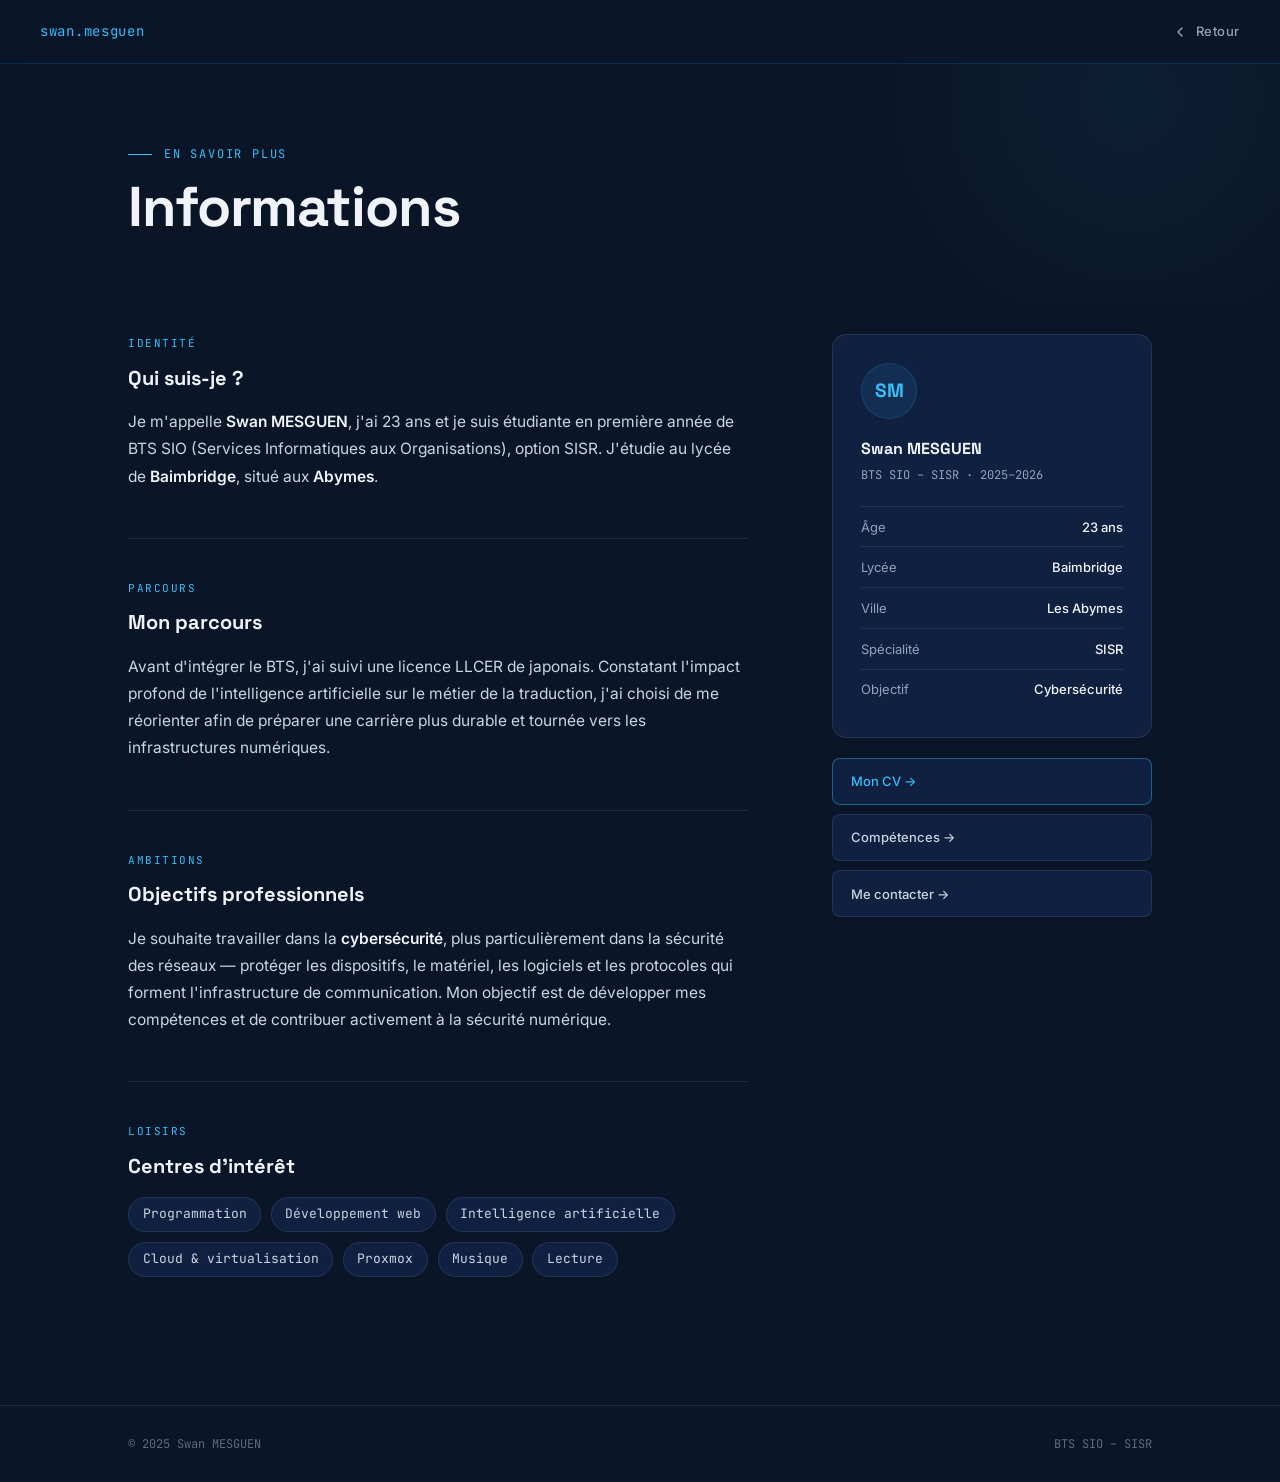
<file: infos.html>
<!DOCTYPE html>
<html lang="fr">
<head>
  <meta charset="UTF-8">
  <meta name="viewport" content="width=device-width, initial-scale=1.0">
  <title>Informations – Swan MESGUEN</title>
  <link rel="preconnect" href="https://fonts.googleapis.com">
  <link rel="preconnect" href="https://fonts.gstatic.com" crossorigin>
  <link href="https://fonts.googleapis.com/css2?family=Inter:wght@300;400;500;600&family=Space+Grotesk:wght@400;500;700&family=JetBrains+Mono:wght@400;500&display=swap" rel="stylesheet">
  <style>
    *, *::before, *::after { box-sizing: border-box; margin: 0; padding: 0; }

    :root {
      --navy:        #0A1628;
      --navy-mid:    #0F2040;
      --navy-light:  #1A3050;
      --slate:       #94A3B8;
      --slate-light: #CBD5E1;
      --white:       #F0F4F8;
      --cyan:        #38BDF8;
      --border:      rgba(56,189,248,0.15);
      --border-soft: rgba(148,163,184,0.15);
    }

    html { scroll-behavior: smooth; }

    body {
      font-family: 'Inter', sans-serif;
      background: var(--navy);
      color: var(--slate-light);
      font-size: 16px;
      line-height: 1.7;
      min-height: 100vh;
      display: flex;
      flex-direction: column;
    }

    /* ── NAV ── */
    .nav {
      position: fixed;
      top: 0; left: 0; right: 0;
      z-index: 100;
      background: rgba(10,22,40,0.85);
      backdrop-filter: blur(12px);
      border-bottom: 1px solid var(--border);
      padding: 0 2.5rem;
      display: flex;
      align-items: center;
      justify-content: space-between;
      height: 64px;
    }

    .nav__logo {
      font-family: 'JetBrains Mono', monospace;
      font-size: 14px;
      color: var(--cyan);
      letter-spacing: 0.05em;
      text-decoration: none;
    }

    .nav__back {
      display: flex;
      align-items: center;
      gap: 0.5rem;
      font-size: 13px;
      font-weight: 500;
      color: var(--slate);
      text-decoration: none;
      letter-spacing: 0.04em;
      transition: color 0.2s;
    }

    .nav__back:hover { color: var(--cyan); }
    .nav__back:hover svg { transform: translateX(-3px); }
    .nav__back svg { transition: transform 0.2s; }

    /* ── PAGE HEADER ── */
    .page-header {
      padding: 9rem 10vw 4rem;
      position: relative;
      overflow: hidden;
    }

    .page-header::before {
      content: '';
      position: absolute;
      top: -150px; right: -100px;
      width: 500px; height: 500px;
      background: radial-gradient(circle, rgba(56,189,248,0.05) 0%, transparent 70%);
      pointer-events: none;
    }

    .page-header__eyebrow {
      font-family: 'JetBrains Mono', monospace;
      font-size: 12px;
      letter-spacing: 0.15em;
      text-transform: uppercase;
      color: var(--cyan);
      margin-bottom: 0.75rem;
      display: flex;
      align-items: center;
      gap: 0.75rem;
    }

    .page-header__eyebrow::before {
      content: '';
      display: inline-block;
      width: 24px; height: 1px;
      background: var(--cyan);
    }

    .page-header__title {
      font-family: 'Space Grotesk', sans-serif;
      font-size: clamp(2rem, 5vw, 3.5rem);
      font-weight: 700;
      color: var(--white);
      line-height: 1.1;
      letter-spacing: -0.02em;
    }

    /* ── MAIN ── */
    main {
      flex: 1;
      padding: 2rem 10vw 5rem;
      display: grid;
      grid-template-columns: 1fr 320px;
      gap: 4rem;
      align-items: start;
    }

    /* ── CONTENT ── */
    .content { max-width: 620px; }

    .block { margin-bottom: 3rem; }

    .block__eyebrow {
      font-family: 'JetBrains Mono', monospace;
      font-size: 11px;
      letter-spacing: 0.14em;
      text-transform: uppercase;
      color: var(--cyan);
      margin-bottom: 0.5rem;
    }

    .block__title {
      font-family: 'Space Grotesk', sans-serif;
      font-size: 1.25rem;
      font-weight: 700;
      color: var(--white);
      margin-bottom: 0.85rem;
    }

    .block__text {
      color: var(--slate-light);
      font-size: 0.97rem;
      line-height: 1.75;
    }

    .block__text strong {
      color: var(--white);
      font-weight: 600;
    }

    /* ── DIVIDER ── */
    .divider {
      height: 1px;
      background: var(--border-soft);
      margin: 2.5rem 0;
    }

    /* ── INTEREST TAGS ── */
    .tags {
      display: flex;
      flex-wrap: wrap;
      gap: 0.6rem;
      margin-top: 0.75rem;
    }

    .tag {
      display: inline-flex;
      align-items: center;
      gap: 0.4rem;
      padding: 0.35rem 0.85rem;
      border: 1px solid var(--border-soft);
      border-radius: 999px;
      font-size: 13px;
      font-family: 'JetBrains Mono', monospace;
      color: var(--slate-light);
      background: var(--navy-mid);
      transition: border-color 0.2s, color 0.2s;
    }

    .tag:hover {
      border-color: var(--cyan);
      color: var(--white);
    }

    /* ── SIDEBAR ── */
    .sidebar { position: sticky; top: 88px; }

    .profile-card {
      background: var(--navy-mid);
      border: 1px solid var(--border-soft);
      border-radius: 14px;
      padding: 1.75rem;
      margin-bottom: 1.25rem;
    }

    .profile-card__avatar {
      width: 56px; height: 56px;
      border-radius: 50%;
      background: rgba(56,189,248,0.1);
      border: 1px solid var(--border);
      display: flex;
      align-items: center;
      justify-content: center;
      font-family: 'Space Grotesk', sans-serif;
      font-size: 1.2rem;
      font-weight: 700;
      color: var(--cyan);
      margin-bottom: 1rem;
    }

    .profile-card__name {
      font-family: 'Space Grotesk', sans-serif;
      font-size: 1rem;
      font-weight: 700;
      color: var(--white);
      margin-bottom: 0.2rem;
    }

    .profile-card__sub {
      font-size: 12px;
      font-family: 'JetBrains Mono', monospace;
      color: var(--slate);
      margin-bottom: 1.25rem;
    }

    .profile-row {
      display: flex;
      justify-content: space-between;
      align-items: center;
      padding: 0.55rem 0;
      border-top: 1px solid var(--border-soft);
      font-size: 13px;
    }

    .profile-row__label { color: var(--slate); }
    .profile-row__value { color: var(--white); font-weight: 500; }

    .sidebar-cta {
      display: flex;
      flex-direction: column;
      gap: 0.6rem;
    }

    .cta-link {
      display: inline-flex;
      align-items: center;
      justify-content: space-between;
      padding: 0.7rem 1.1rem;
      border: 1px solid var(--border-soft);
      border-radius: 8px;
      text-decoration: none;
      font-size: 13px;
      font-weight: 500;
      color: var(--slate-light);
      background: var(--navy-mid);
      transition: border-color 0.2s, color 0.2s, background 0.2s;
    }

    .cta-link:hover {
      border-color: var(--cyan);
      color: var(--white);
      background: var(--navy-light);
    }

    .cta-link--primary {
      border-color: rgba(56,189,248,0.4);
      color: var(--cyan);
    }

    /* ── FOOTER ── */
    .footer {
      border-top: 1px solid var(--border-soft);
      padding: 1.75rem 10vw;
      display: flex;
      align-items: center;
      justify-content: space-between;
    }

    .footer__copy {
      font-family: 'JetBrains Mono', monospace;
      font-size: 12px;
      color: var(--slate);
      opacity: 0.6;
    }

    @media (max-width: 900px) {
      main {
        grid-template-columns: 1fr;
        gap: 2rem;
      }
      .sidebar { position: static; }
    }

    @media (max-width: 640px) {
      .nav { padding: 0 1.25rem; }
      .page-header, main { padding-left: 1.5rem; padding-right: 1.5rem; }
      .footer { flex-direction: column; gap: 0.5rem; }
    }
  </style>
</head>
<body>

  <!-- Navigation -->
  <header class="nav">
    <a href="index.html" class="nav__logo">swan.mesguen</a>
    <a href="index.html" class="nav__back">
      <svg width="16" height="16" viewBox="0 0 16 16" fill="none">
        <path d="M10 12L6 8L10 4" stroke="currentColor" stroke-width="1.5" stroke-linecap="round" stroke-linejoin="round"/>
      </svg>
      Retour
    </a>
  </header>

  <!-- En-tête de page -->
  <div class="page-header">
    <p class="page-header__eyebrow">En savoir plus</p>
    <h1 class="page-header__title">Informations</h1>
  </div>

  <!-- Contenu -->
  <main>
    <div class="content">

      <div class="block">
        <p class="block__eyebrow">Identité</p>
        <h2 class="block__title">Qui suis-je ?</h2>
        <p class="block__text">
          Je m'appelle <strong>Swan MESGUEN</strong>, j'ai 23 ans et je suis étudiante en première année de BTS SIO (Services Informatiques aux Organisations), option SISR. J'étudie au lycée de <strong>Baimbridge</strong>, situé aux <strong>Abymes</strong>.
        </p>
      </div>

      <div class="divider"></div>

      <div class="block">
        <p class="block__eyebrow">Parcours</p>
        <h2 class="block__title">Mon parcours</h2>
        <p class="block__text">
          Avant d'intégrer le BTS, j'ai suivi une licence LLCER de japonais. Constatant l'impact profond de l'intelligence artificielle sur le métier de la traduction, j'ai choisi de me réorienter afin de préparer une carrière plus durable et tournée vers les infrastructures numériques.
        </p>
      </div>

      <div class="divider"></div>

      <div class="block">
        <p class="block__eyebrow">Ambitions</p>
        <h2 class="block__title">Objectifs professionnels</h2>
        <p class="block__text">
          Je souhaite travailler dans la <strong>cybersécurité</strong>, plus particulièrement dans la sécurité des réseaux — protéger les dispositifs, le matériel, les logiciels et les protocoles qui forment l'infrastructure de communication. Mon objectif est de développer mes compétences et de contribuer activement à la sécurité numérique.
        </p>
      </div>

      <div class="divider"></div>

      <div class="block">
        <p class="block__eyebrow">Loisirs</p>
        <h2 class="block__title">Centres d'intérêt</h2>
        <div class="tags">
          <span class="tag">Programmation</span>
          <span class="tag">Développement web</span>
          <span class="tag">Intelligence artificielle</span>
          <span class="tag">Cloud & virtualisation</span>
          <span class="tag">Proxmox</span>
          <span class="tag">Musique</span>
          <span class="tag">Lecture</span>
        </div>
      </div>

    </div>

    <!-- Sidebar -->
    <aside class="sidebar">
      <div class="profile-card">
        <div class="profile-card__avatar">SM</div>
        <p class="profile-card__name">Swan MESGUEN</p>
        <p class="profile-card__sub">BTS SIO – SISR · 2025–2026</p>
        <div class="profile-row">
          <span class="profile-row__label">Âge</span>
          <span class="profile-row__value">23 ans</span>
        </div>
        <div class="profile-row">
          <span class="profile-row__label">Lycée</span>
          <span class="profile-row__value">Baimbridge</span>
        </div>
        <div class="profile-row">
          <span class="profile-row__label">Ville</span>
          <span class="profile-row__value">Les Abymes</span>
        </div>
        <div class="profile-row">
          <span class="profile-row__label">Spécialité</span>
          <span class="profile-row__value">SISR</span>
        </div>
        <div class="profile-row">
          <span class="profile-row__label">Objectif</span>
          <span class="profile-row__value">Cybersécurité</span>
        </div>
      </div>

      <div class="sidebar-cta">
        <a href="cv-swan.html" class="cta-link cta-link--primary">Mon CV →</a>
        <a href="competences.html" class="cta-link">Compétences →</a>
        <a href="contact.html" class="cta-link">Me contacter →</a>
      </div>
    </aside>
  </main>

  <!-- Footer -->
  <footer class="footer">
    <span class="footer__copy">© 2025 Swan MESGUEN</span>
    <span class="footer__copy">BTS SIO – SISR</span>
  </footer>

</body>
</html>
</file>
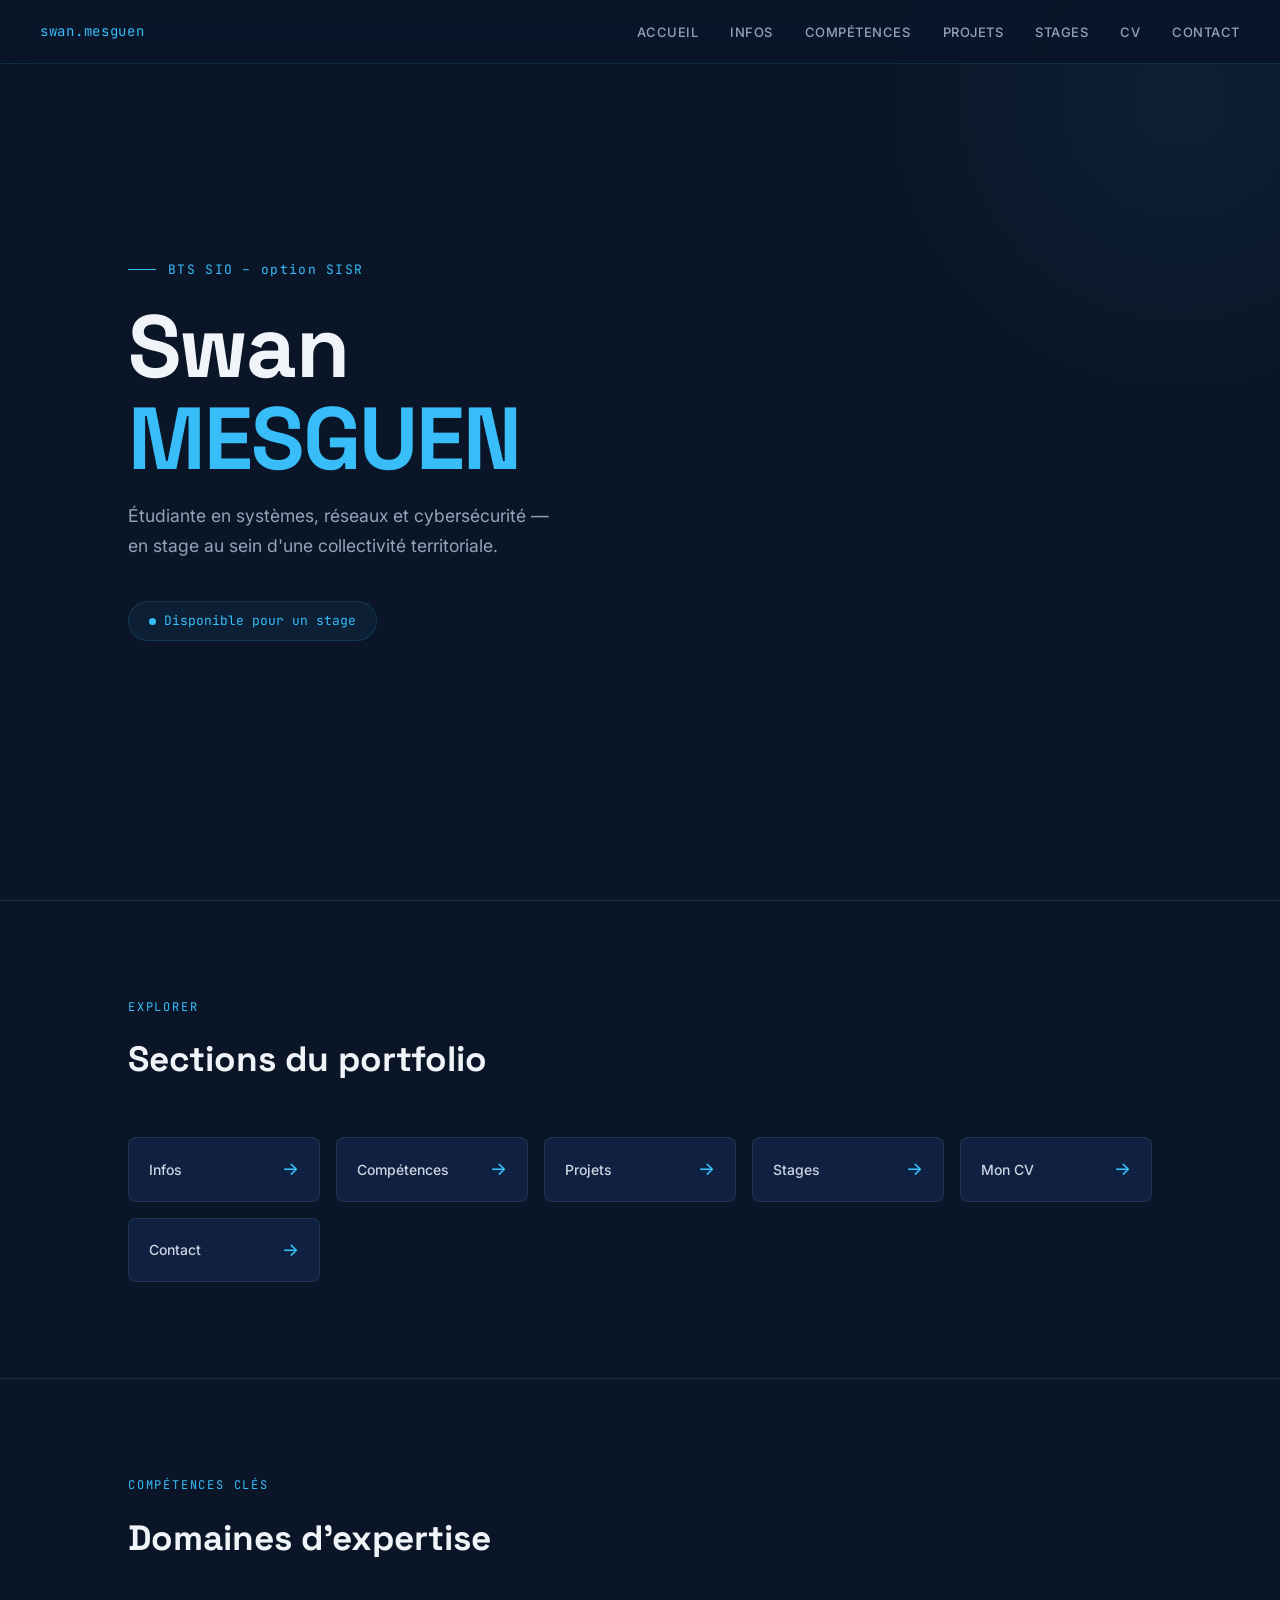
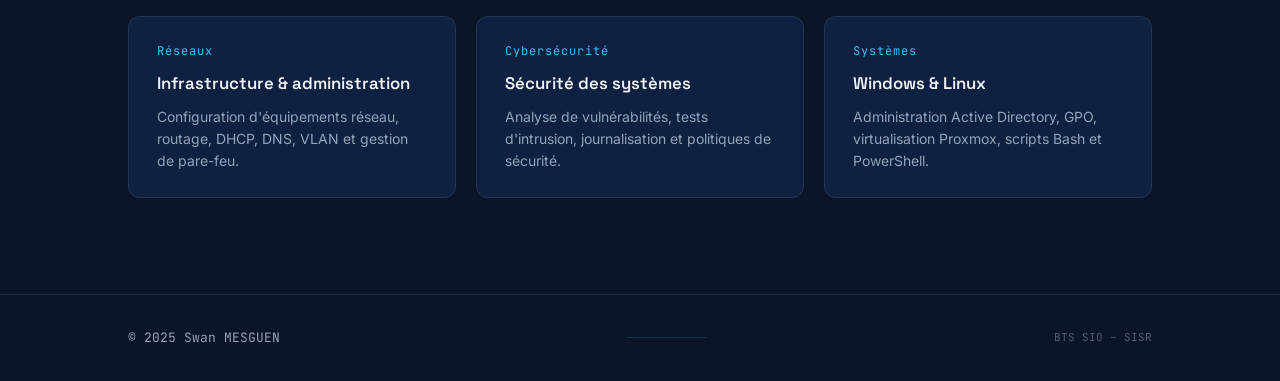
<file: page-accueil.html>
<!DOCTYPE html>
<html lang="fr">
<head>
  <meta charset="UTF-8">
  <meta name="viewport" content="width=device-width, initial-scale=1.0">
  <title>Portfolio – Swan MESGUEN</title>
  <link rel="preconnect" href="https://fonts.googleapis.com">
  <link rel="preconnect" href="https://fonts.gstatic.com" crossorigin>
  <link href="https://fonts.googleapis.com/css2?family=Inter:wght@300;400;500;600&family=Space+Grotesk:wght@400;500;700&family=JetBrains+Mono:wght@400;500&display=swap" rel="stylesheet">
  <style>
    *, *::before, *::after { box-sizing: border-box; margin: 0; padding: 0; }

    :root {
      --navy:        #0A1628;
      --navy-mid:    #0F2040;
      --navy-light:  #1A3050;
      --slate:       #94A3B8;
      --slate-light: #CBD5E1;
      --white:       #F0F4F8;
      --cyan:        #38BDF8;
      --cyan-dim:    #0EA5E9;
      --border:      rgba(56,189,248,0.15);
      --border-soft: rgba(148,163,184,0.15);
    }

    html { scroll-behavior: smooth; }

    body {
      font-family: 'Inter', sans-serif;
      background: var(--navy);
      color: var(--slate-light);
      font-size: 16px;
      line-height: 1.7;
    }

    /* ── NAV ── */
    .nav {
      position: fixed;
      top: 0; left: 0; right: 0;
      z-index: 100;
      background: rgba(10,22,40,0.85);
      backdrop-filter: blur(12px);
      border-bottom: 1px solid var(--border);
      padding: 0 2.5rem;
      display: flex;
      align-items: center;
      justify-content: space-between;
      height: 64px;
    }

    .nav__logo {
      font-family: 'JetBrains Mono', monospace;
      font-size: 14px;
      color: var(--cyan);
      letter-spacing: 0.05em;
    }

    .nav__list {
      list-style: none;
      display: flex;
      gap: 2rem;
    }

    .nav__list a {
      text-decoration: none;
      font-size: 13px;
      font-weight: 500;
      color: var(--slate);
      letter-spacing: 0.04em;
      text-transform: uppercase;
      position: relative;
      padding-bottom: 2px;
      transition: color 0.2s;
    }

    .nav__list a::after {
      content: '';
      position: absolute;
      bottom: 0; left: 0;
      width: 0; height: 1px;
      background: var(--cyan);
      transition: width 0.25s ease;
    }

    .nav__list a:hover { color: var(--white); }
    .nav__list a:hover::after { width: 100%; }

    /* ── HERO ── */
    .hero {
      min-height: 100vh;
      display: flex;
      align-items: center;
      padding: 0 10vw;
      position: relative;
      overflow: hidden;
    }

    .hero::before {
      content: '';
      position: absolute;
      top: -200px; right: -200px;
      width: 600px; height: 600px;
      background: radial-gradient(circle, rgba(56,189,248,0.06) 0%, transparent 70%);
      pointer-events: none;
    }

    .hero__tag {
      font-family: 'JetBrains Mono', monospace;
      font-size: 13px;
      color: var(--cyan);
      letter-spacing: 0.1em;
      margin-bottom: 1.25rem;
      display: flex;
      align-items: center;
      gap: 0.75rem;
    }

    .hero__tag::before {
      content: '';
      display: inline-block;
      width: 28px; height: 1px;
      background: var(--cyan);
    }

    .hero__name {
      font-family: 'Space Grotesk', sans-serif;
      font-size: clamp(3rem, 7vw, 5.5rem);
      font-weight: 700;
      color: var(--white);
      line-height: 1.05;
      letter-spacing: -0.02em;
      margin-bottom: 1rem;
    }

    .hero__name span {
      color: var(--cyan);
    }

    .hero__sub {
      font-size: 1.1rem;
      color: var(--slate);
      max-width: 440px;
      margin-bottom: 2.5rem;
    }

    .hero__badge {
      display: inline-flex;
      align-items: center;
      gap: 0.5rem;
      border: 1px solid var(--border);
      padding: 0.5rem 1.25rem;
      border-radius: 999px;
      font-size: 13px;
      font-family: 'JetBrains Mono', monospace;
      color: var(--cyan);
      background: rgba(56,189,248,0.06);
    }

    .hero__dot {
      width: 7px; height: 7px;
      border-radius: 50%;
      background: var(--cyan);
      animation: pulse 2s infinite;
    }

    @keyframes pulse {
      0%, 100% { opacity: 1; }
      50% { opacity: 0.3; }
    }

    /* ── SECTION BASE ── */
    .section {
      padding: 6rem 10vw;
      border-top: 1px solid var(--border-soft);
    }

    .section__eyebrow {
      font-family: 'JetBrains Mono', monospace;
      font-size: 12px;
      letter-spacing: 0.15em;
      text-transform: uppercase;
      color: var(--cyan);
      margin-bottom: 0.75rem;
    }

    .section__title {
      font-family: 'Space Grotesk', sans-serif;
      font-size: clamp(1.6rem, 3vw, 2.2rem);
      font-weight: 700;
      color: var(--white);
      margin-bottom: 3rem;
    }

    /* ── CARDS GRID ── */
    .cards {
      display: grid;
      grid-template-columns: repeat(auto-fit, minmax(260px, 1fr));
      gap: 1.25rem;
    }

    .card {
      background: var(--navy-mid);
      border: 1px solid var(--border-soft);
      border-radius: 12px;
      padding: 1.5rem 1.75rem;
      transition: border-color 0.2s, transform 0.2s;
    }

    .card:hover {
      border-color: var(--border);
      transform: translateY(-3px);
    }

    .card__label {
      font-size: 12px;
      font-family: 'JetBrains Mono', monospace;
      color: var(--cyan);
      letter-spacing: 0.08em;
      margin-bottom: 0.5rem;
    }

    .card__title {
      font-family: 'Space Grotesk', sans-serif;
      font-size: 1.05rem;
      font-weight: 600;
      color: var(--white);
      margin-bottom: 0.5rem;
    }

    .card__text {
      font-size: 14px;
      color: var(--slate);
      line-height: 1.6;
    }

    /* ── NAV LINKS ── */
    .nav-links {
      display: grid;
      grid-template-columns: repeat(auto-fit, minmax(180px, 1fr));
      gap: 1rem;
    }

    .nav-link {
      display: flex;
      align-items: center;
      justify-content: space-between;
      padding: 1rem 1.25rem;
      border: 1px solid var(--border-soft);
      border-radius: 8px;
      text-decoration: none;
      color: var(--slate-light);
      background: var(--navy-mid);
      font-size: 14px;
      font-weight: 500;
      transition: border-color 0.2s, color 0.2s, background 0.2s;
    }

    .nav-link:hover {
      border-color: var(--cyan);
      color: var(--white);
      background: var(--navy-light);
    }

    .nav-link__arrow {
      font-size: 18px;
      color: var(--cyan);
      transition: transform 0.2s;
    }

    .nav-link:hover .nav-link__arrow { transform: translateX(4px); }

    /* ── FOOTER ── */
    .footer {
      border-top: 1px solid var(--border-soft);
      padding: 2rem 10vw;
      display: flex;
      align-items: center;
      justify-content: space-between;
    }

    .footer__copy {
      font-size: 13px;
      font-family: 'JetBrains Mono', monospace;
      color: var(--slate);
    }

    .footer__line {
      height: 1px;
      width: 80px;
      background: var(--border);
    }

    @media (max-width: 640px) {
      .nav { padding: 0 1.25rem; }
      .nav__list { gap: 1rem; }
      .hero, .section { padding-left: 1.5rem; padding-right: 1.5rem; }
      .footer { flex-direction: column; gap: 1rem; text-align: center; }
    }
  </style>
</head>
<body>

  <!-- Navigation fixe -->
  <header class="nav">
    <div class="nav__logo">swan.mesguen</div>
    <nav>
      <ul class="nav__list">
        <li><a href="accueil.html">Accueil</a></li>
        <li><a href="infos.html">Infos</a></li>
        <li><a href="competences.html">Compétences</a></li>
        <li><a href="projets.html">Projets</a></li>
        <li><a href="index.stage.html">Stages</a></li>
        <li><a href="cv-swan.html">CV</a></li>
        <li><a href="contact.html">Contact</a></li>
      </ul>
    </nav>
  </header>

  <!-- Hero -->
  <section class="hero">
    <div>
      <p class="hero__tag">BTS SIO – option SISR</p>
      <h1 class="hero__name">Swan<br><span>MESGUEN</span></h1>
      <p class="hero__sub">Étudiante en systèmes, réseaux et cybersécurité — en stage au sein d'une collectivité territoriale.</p>
      <div class="hero__badge">
        <span class="hero__dot"></span>
        Disponible pour un stage
      </div>
    </div>
  </section>

  <!-- Navigation principale -->
  <section class="section">
    <p class="section__eyebrow">Explorer</p>
    <h2 class="section__title">Sections du portfolio</h2>
    <nav class="nav-links">
      <a href="infos.html" class="nav-link">Infos <span class="nav-link__arrow">→</span></a>
      <a href="competences.html" class="nav-link">Compétences <span class="nav-link__arrow">→</span></a>
      <a href="projets.html" class="nav-link">Projets <span class="nav-link__arrow">→</span></a>
      <a href="stage.html" class="nav-link">Stages <span class="nav-link__arrow">→</span></a>
      <a href="cv-swan.html" class="nav-link">Mon CV <span class="nav-link__arrow">→</span></a>
      <a href="contact.html" class="nav-link">Contact <span class="nav-link__arrow">→</span></a>
    </nav>
  </section>

  <!-- Points forts -->
  <section class="section">
    <p class="section__eyebrow">Compétences clés</p>
    <h2 class="section__title">Domaines d'expertise</h2>
    <div class="cards">
      <div class="card">
        <p class="card__label">Réseaux</p>
        <h3 class="card__title">Infrastructure & administration</h3>
        <p class="card__text">Configuration d'équipements réseau, routage, DHCP, DNS, VLAN et gestion de pare-feu.</p>
      </div>
      <div class="card">
        <p class="card__label">Cybersécurité</p>
        <h3 class="card__title">Sécurité des systèmes</h3>
        <p class="card__text">Analyse de vulnérabilités, tests d'intrusion, journalisation et politiques de sécurité.</p>
      </div>
      <div class="card">
        <p class="card__label">Systèmes</p>
        <h3 class="card__title">Windows & Linux</h3>
        <p class="card__text">Administration Active Directory, GPO, virtualisation Proxmox, scripts Bash et PowerShell.</p>
      </div>
    </div>
  </section>

  <!-- Footer -->
  <footer class="footer">
    <span class="footer__copy">© 2025 Swan MESGUEN</span>
    <div class="footer__line"></div>
    <span class="footer__copy" style="font-size:11px; opacity:.5;">BTS SIO – SISR</span>
  </footer>

</body>
</html>
</file>
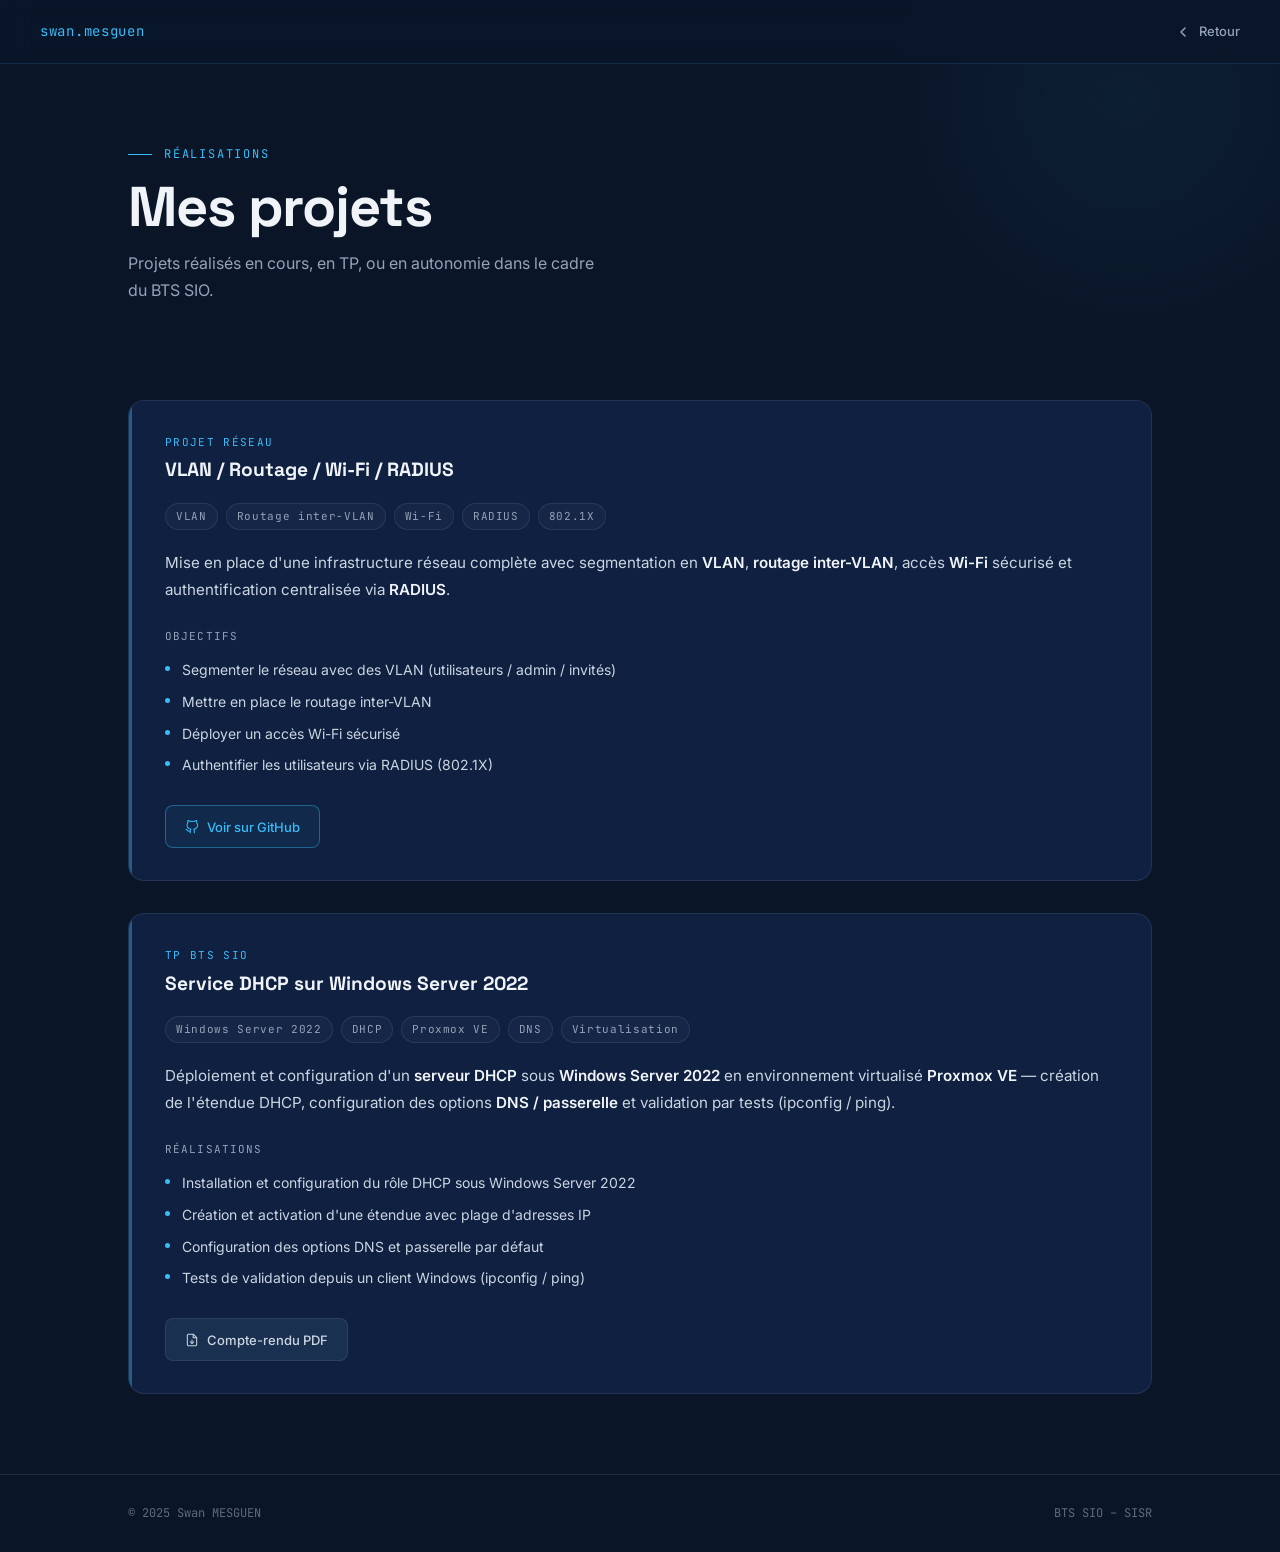
<file: projets.html>
<!DOCTYPE html>
<html lang="fr">
<head>
  <meta charset="UTF-8">
  <meta name="viewport" content="width=device-width, initial-scale=1.0">
  <title>Projets – Swan MESGUEN</title>
  <link rel="preconnect" href="https://fonts.googleapis.com">
  <link rel="preconnect" href="https://fonts.gstatic.com" crossorigin>
  <link href="https://fonts.googleapis.com/css2?family=Inter:wght@300;400;500;600&family=Space+Grotesk:wght@400;500;700&family=JetBrains+Mono:wght@400;500&display=swap" rel="stylesheet">
  <style>
    *, *::before, *::after { box-sizing: border-box; margin: 0; padding: 0; }

    :root {
      --navy:        #0A1628;
      --navy-mid:    #0F2040;
      --navy-light:  #1A3050;
      --slate:       #94A3B8;
      --slate-light: #CBD5E1;
      --white:       #F0F4F8;
      --cyan:        #38BDF8;
      --border:      rgba(56,189,248,0.15);
      --border-soft: rgba(148,163,184,0.15);
    }

    html { scroll-behavior: smooth; }

    body {
      font-family: 'Inter', sans-serif;
      background: var(--navy);
      color: var(--slate-light);
      font-size: 16px;
      line-height: 1.7;
      min-height: 100vh;
      display: flex;
      flex-direction: column;
    }

    /* ── NAV ── */
    .nav {
      position: fixed;
      top: 0; left: 0; right: 0;
      z-index: 100;
      background: rgba(10,22,40,0.85);
      backdrop-filter: blur(12px);
      border-bottom: 1px solid var(--border);
      padding: 0 2.5rem;
      display: flex;
      align-items: center;
      justify-content: space-between;
      height: 64px;
    }

    .nav__logo {
      font-family: 'JetBrains Mono', monospace;
      font-size: 14px;
      color: var(--cyan);
      letter-spacing: 0.05em;
      text-decoration: none;
    }

    .nav__back {
      display: flex;
      align-items: center;
      gap: 0.5rem;
      font-size: 13px;
      font-weight: 500;
      color: var(--slate);
      text-decoration: none;
      transition: color 0.2s;
    }
    .nav__back:hover { color: var(--cyan); }
    .nav__back:hover svg { transform: translateX(-3px); }
    .nav__back svg { transition: transform 0.2s; }

    /* ── PAGE HEADER ── */
    .page-header {
      padding: 9rem 10vw 4rem;
      position: relative;
      overflow: hidden;
    }

    .page-header::before {
      content: '';
      position: absolute;
      top: -150px; right: -100px;
      width: 500px; height: 500px;
      background: radial-gradient(circle, rgba(56,189,248,0.05) 0%, transparent 70%);
      pointer-events: none;
    }

    .page-header__eyebrow {
      font-family: 'JetBrains Mono', monospace;
      font-size: 12px;
      letter-spacing: 0.15em;
      text-transform: uppercase;
      color: var(--cyan);
      margin-bottom: 0.75rem;
      display: flex;
      align-items: center;
      gap: 0.75rem;
    }

    .page-header__eyebrow::before {
      content: '';
      display: inline-block;
      width: 24px; height: 1px;
      background: var(--cyan);
    }

    .page-header__title {
      font-family: 'Space Grotesk', sans-serif;
      font-size: clamp(2rem, 5vw, 3.5rem);
      font-weight: 700;
      color: var(--white);
      line-height: 1.1;
      letter-spacing: -0.02em;
      margin-bottom: 0.75rem;
    }

    .page-header__sub {
      font-size: 1rem;
      color: var(--slate);
      max-width: 480px;
    }

    /* ── MAIN ── */
    main {
      flex: 1;
      padding: 2rem 10vw 5rem;
      display: flex;
      flex-direction: column;
      gap: 2rem;
    }

    /* ── PROJECT CARD ── */
    .project-card {
      background: var(--navy-mid);
      border: 1px solid var(--border-soft);
      border-radius: 16px;
      padding: 2rem 2.25rem;
      transition: border-color 0.2s;
      position: relative;
      overflow: hidden;
    }

    .project-card::before {
      content: '';
      position: absolute;
      top: 0; left: 0;
      width: 3px; height: 100%;
      background: var(--cyan);
      opacity: 0.4;
      transition: opacity 0.2s;
    }

    .project-card:hover { border-color: var(--border); }
    .project-card:hover::before { opacity: 1; }

    /* ── CARD HEADER ── */
    .project-card__header {
      display: flex;
      align-items: flex-start;
      justify-content: space-between;
      gap: 1.5rem;
      margin-bottom: 1.25rem;
      flex-wrap: wrap;
    }

    .project-card__meta { flex: 1; min-width: 0; }

    .project-card__type {
      font-family: 'JetBrains Mono', monospace;
      font-size: 11px;
      letter-spacing: 0.12em;
      text-transform: uppercase;
      color: var(--cyan);
      margin-bottom: 0.4rem;
    }

    .project-card__title {
      font-family: 'Space Grotesk', sans-serif;
      font-size: 1.2rem;
      font-weight: 700;
      color: var(--white);
      line-height: 1.3;
    }

    /* ── TAGS ── */
    .tags {
      display: flex;
      flex-wrap: wrap;
      gap: 0.5rem;
      margin-bottom: 1.25rem;
    }

    .tag {
      font-family: 'JetBrains Mono', monospace;
      font-size: 11px;
      letter-spacing: 0.06em;
      padding: 3px 10px;
      border-radius: 999px;
      border: 1px solid var(--border-soft);
      color: var(--slate);
      background: rgba(148,163,184,0.05);
    }

    /* ── DESCRIPTION ── */
    .project-card__desc {
      font-size: 0.95rem;
      color: var(--slate-light);
      line-height: 1.75;
      margin-bottom: 1.5rem;
    }

    .project-card__desc strong {
      color: var(--white);
      font-weight: 600;
    }

    /* ── OBJECTIVES ── */
    .objectives {
      margin-bottom: 1.75rem;
    }

    .objectives__label {
      font-family: 'JetBrains Mono', monospace;
      font-size: 11px;
      letter-spacing: 0.1em;
      text-transform: uppercase;
      color: var(--slate);
      margin-bottom: 0.75rem;
    }

    .objectives__list {
      list-style: none;
      display: flex;
      flex-direction: column;
      gap: 0.5rem;
    }

    .objectives__list li {
      display: flex;
      align-items: flex-start;
      gap: 0.75rem;
      font-size: 14px;
      color: var(--slate-light);
    }

    .objectives__list li::before {
      content: '';
      display: inline-block;
      width: 5px; height: 5px;
      border-radius: 50%;
      background: var(--cyan);
      margin-top: 8px;
      flex-shrink: 0;
    }

    /* ── ACTIONS ── */
    .project-card__actions {
      display: flex;
      flex-wrap: wrap;
      gap: 0.75rem;
    }

    .btn {
      display: inline-flex;
      align-items: center;
      gap: 0.5rem;
      padding: 0.6rem 1.2rem;
      border-radius: 8px;
      font-size: 13px;
      font-weight: 500;
      text-decoration: none;
      transition: border-color 0.2s, color 0.2s, background 0.2s;
    }

    .btn--primary {
      border: 1px solid rgba(56,189,248,0.4);
      color: var(--cyan);
      background: rgba(56,189,248,0.06);
    }

    .btn--primary:hover {
      background: rgba(56,189,248,0.12);
      border-color: var(--cyan);
    }

    .btn--secondary {
      border: 1px solid var(--border-soft);
      color: var(--slate-light);
      background: var(--navy-light);
    }

    .btn--secondary:hover {
      border-color: var(--border);
      color: var(--white);
    }

    .btn svg {
      width: 14px; height: 14px;
      stroke: currentColor;
      fill: none;
      stroke-width: 1.75;
      stroke-linecap: round;
      stroke-linejoin: round;
      flex-shrink: 0;
    }

    /* ── FOOTER ── */
    .footer {
      border-top: 1px solid var(--border-soft);
      padding: 1.75rem 10vw;
      display: flex;
      align-items: center;
      justify-content: space-between;
    }

    .footer__copy {
      font-family: 'JetBrains Mono', monospace;
      font-size: 12px;
      color: var(--slate);
      opacity: 0.6;
    }

    @media (max-width: 640px) {
      .nav { padding: 0 1.25rem; }
      .page-header, main { padding-left: 1.5rem; padding-right: 1.5rem; }
      .project-card { padding: 1.5rem; }
      .footer { flex-direction: column; gap: 0.5rem; }
    }
  </style>
</head>
<body>

  <!-- Navigation -->
  <header class="nav">
    <a href="index.html" class="nav__logo">swan.mesguen</a>
    <a href="index.html" class="nav__back">
      <svg width="16" height="16" viewBox="0 0 16 16" fill="none">
        <path d="M10 12L6 8L10 4" stroke="currentColor" stroke-width="1.5" stroke-linecap="round" stroke-linejoin="round"/>
      </svg>
      Retour
    </a>
  </header>

  <!-- En-tête de page -->
  <div class="page-header">
    <p class="page-header__eyebrow">Réalisations</p>
    <h1 class="page-header__title">Mes projets</h1>
    <p class="page-header__sub">Projets réalisés en cours, en TP, ou en autonomie dans le cadre du BTS SIO.</p>
  </div>

  <main>

    <!-- Projet 1 : VLAN -->
    <article class="project-card">
      <div class="project-card__header">
        <div class="project-card__meta">
          <p class="project-card__type">Projet réseau</p>
          <h2 class="project-card__title">VLAN / Routage / Wi-Fi / RADIUS</h2>
        </div>
      </div>

      <div class="tags">
        <span class="tag">VLAN</span>
        <span class="tag">Routage inter-VLAN</span>
        <span class="tag">Wi-Fi</span>
        <span class="tag">RADIUS</span>
        <span class="tag">802.1X</span>
      </div>

      <p class="project-card__desc">
        Mise en place d'une infrastructure réseau complète avec segmentation en <strong>VLAN</strong>,
        <strong>routage inter-VLAN</strong>, accès <strong>Wi-Fi</strong> sécurisé
        et authentification centralisée via <strong>RADIUS</strong>.
      </p>

      <div class="objectives">
        <p class="objectives__label">Objectifs</p>
        <ul class="objectives__list">
          <li>Segmenter le réseau avec des VLAN (utilisateurs / admin / invités)</li>
          <li>Mettre en place le routage inter-VLAN</li>
          <li>Déployer un accès Wi-Fi sécurisé</li>
          <li>Authentifier les utilisateurs via RADIUS (802.1X)</li>
        </ul>
      </div>

      <div class="project-card__actions">
        <a class="btn btn--primary" href="https://github.com/Mizzashi/projet-vlan-routage-wifi-radius" target="_blank" rel="noopener">
          <svg viewBox="0 0 24 24"><path d="M9 19c-5 1.5-5-2.5-7-3m14 6v-3.87a3.37 3.37 0 0 0-.94-2.61c3.14-.35 6.44-1.54 6.44-7A5.44 5.44 0 0 0 20 4.77 5.07 5.07 0 0 0 19.91 1S18.73.65 16 2.48a13.38 13.38 0 0 0-7 0C6.27.65 5.09 1 5.09 1A5.07 5.07 0 0 0 5 4.77a5.44 5.44 0 0 0-1.5 3.78c0 5.42 3.3 6.61 6.44 7A3.37 3.37 0 0 0 9 18.13V22"/></svg>
          Voir sur GitHub
        </a>
      </div>
    </article>

    <!-- Projet 2 : DHCP -->
    <article class="project-card">
      <div class="project-card__header">
        <div class="project-card__meta">
          <p class="project-card__type">TP BTS SIO</p>
          <h2 class="project-card__title">Service DHCP sur Windows Server 2022</h2>
        </div>
      </div>

      <div class="tags">
        <span class="tag">Windows Server 2022</span>
        <span class="tag">DHCP</span>
        <span class="tag">Proxmox VE</span>
        <span class="tag">DNS</span>
        <span class="tag">Virtualisation</span>
      </div>

      <p class="project-card__desc">
        Déploiement et configuration d'un <strong>serveur DHCP</strong> sous <strong>Windows Server 2022</strong>
        en environnement virtualisé <strong>Proxmox VE</strong> — création de l'étendue DHCP,
        configuration des options <strong>DNS / passerelle</strong> et validation par tests (ipconfig / ping).
      </p>

      <div class="objectives">
        <p class="objectives__label">Réalisations</p>
        <ul class="objectives__list">
          <li>Installation et configuration du rôle DHCP sous Windows Server 2022</li>
          <li>Création et activation d'une étendue avec plage d'adresses IP</li>
          <li>Configuration des options DNS et passerelle par défaut</li>
          <li>Tests de validation depuis un client Windows (ipconfig / ping)</li>
        </ul>
      </div>

      <div class="project-card__actions">
        <a class="btn btn--secondary" href="TP5_MESGUEN.pdf" target="_blank" rel="noopener">
          <svg viewBox="0 0 24 24"><path d="M14 2H6a2 2 0 0 0-2 2v16a2 2 0 0 0 2 2h12a2 2 0 0 0 2-2V8z"/><polyline points="14 2 14 8 20 8"/><line x1="12" y1="18" x2="12" y2="12"/><polyline points="9 15 12 18 15 15"/></svg>
          Compte-rendu PDF
        </a>
      </div>
    </article>

  </main>

  <!-- Footer -->
  <footer class="footer">
    <span class="footer__copy">© 2025 Swan MESGUEN</span>
    <span class="footer__copy">BTS SIO – SISR</span>
  </footer>

</body>
</html>
</file>
